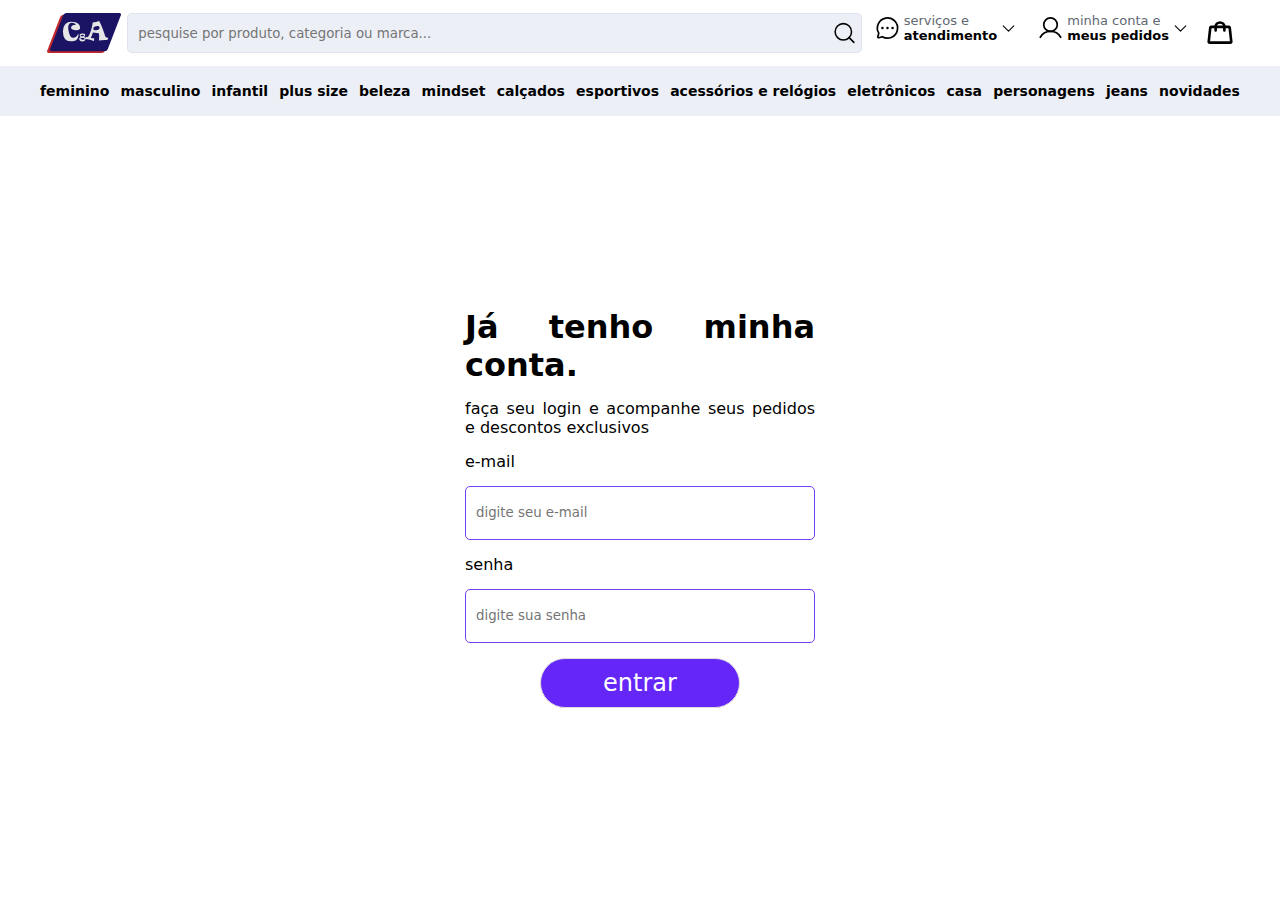
<file: login/index.html>
<!DOCTYPE html>
<html lang="pt-br">

<head>
    <meta charset="UTF-8">
    <meta http-equiv="X-UA-Compatible" content="IE=edge">
    <meta name="viewport" content="width=device-width, initial-scale=1.0">
    <link rel="stylesheet" href="./style.css">
    <link rel="stylesheet" href="../style/general.css">
    <link rel="stylesheet" href="../style/header.css">
    <link rel="stylesheet" href="../style/media.css">
    <script src="../app/app.js" defer></script>
    
    <title>C8A e-commerce</title>
</head>

<body>
    <div class="container">
        <header>
            <!-- menu superiro com search bar -->
            <div class="header-row-1">
                <section class="header-row-1-content width-content">
                    <div class="container-menu-mobile">
                        <div class="container-btn-menu">
                            <button id="btn-menu" class="btn-reset btn-menu-mobile"><img src="../assets/icon-menu.svg"
                                    alt=""></button>
                        </div>
                    </div>
                    <div class="logo">
                        <a class="logo-link" href="../index.html"><img style="height: 100%;" src="../assets/Logo.svg"
                                alt="Imagem do Logotipo C8A"></a>
                    </div>
                    <div class="search-bar">
                        <form action="search" class="search-bar-form">
                            <label for="s" class="search-bar_label">faça sua busca dentre todos nossos produtos</label>
                            <input placeholder="pesquise por produto, categoria ou marca..." type="search" id="s"
                                class="search-bar-input">
                            <button value="search" type="submit" class="search-bar-btn"><img
                                    src="../assets/magnifying-glass.svg" alt="Um ícone no formato de lupa"></button>
                        </form>
                    </div>
                    <div class="header-info-1">

                    </div>
                    <div class="header-info">
                        <div class="header-row-info">
                            <a href="#">
                                <button class="btn-info btn-reset">
                                    <div class="btn-info-content">
                                        <img src="../assets/chat-circle-dots.svg" alt="Ícone em formato de balão de pensamento">
                                        <div class="btn-info-text">
                                            <div class="btn-info-text-header">
                                                <p>serviços e</p>
                                            </div>
                                            <div class="btn-info-text-subheader">
                                                <p>atendimento</p>
                                            </div>
                                        </div>
                                        <img src="../assets/caret-down.svg" alt="Ícone em formato de seta para baixo">
                                    </div>
                                </button>
                            </a>
                        </div>
                        <div class="header-row-info">
                            <a href="./login/index.html">
                                <button class="btn-info btn-reset">
                                    <div class="btn-info-content">
                                        <img src="../assets/user.svg" alt="Ícone em formato de uma pessoa">
                                        <div class="btn-info-text">
                                            <div class="btn-info-text-header">
                                                <p>minha conta e</p>
                                            </div>
                                            <div class="btn-info-text-subheader">
                                                <p>meus pedidos</p>
                                            </div>
                                        </div>
                                        <img src="../assets/caret-down.svg" alt="Ícone em formato de seta para baixo">
                                    </div>
                                </button>
                            </a>
                        </div>
                    </div>
                    <div class="bag">
                        <a class="bag-link" href="#"><img src="../assets/handbag.svg"
                                alt="Ícone em formato de bolsa de mão"></a>
                    </div>
                </section>
            </div>
            <!-- menu inferior com lista de links -->
            <div class="header-row-2">
                <section class="width-content menu-list">
                    <div class="menu-mobile-content h-menu">
                        <div class="title-menu-mobile">
                            <button class="btn-reset btn-close-menu"><img src="../assets/icon-close-menu.svg" alt=""></button>
                        </div>
                        <ul class="menu-desktop menu">
                            <li class="row-2-list-item">
                                <a  href="#">
                                    <p>feminino</p>
                                </a>
                                <div class="width-content sublist-iten">
                                    
                                    <div class="section-submenu">
                                        <div class="sublist-container">
                                            <ul>
                                                <li class="sub-list">
                                                    <a href="#">
                                                        <p>roupas</p>
                                                    </a>
                                                </li>
                                                <li class="sub-list">
                                                    <a href="#">
                                                        <p>calçados</p>
                                                    </a>
                                                </li>
                                                <li class="sub-list">
                                                    <a href="#">
                                                        <p>acessórios</p>
                                                    </a>
                                                </li>
                                                <li class="sub-list">
                                                    <a href="#">
                                                        <p>roupa íntima</p>
                                                    </a>
                                                </li>
                                            </ul>
                                        </div>
                                    </div>
                                </div>
                            </li>
                            <li class="row-2-list-item">
                                <a href="#">
                                    <p>masculino</p>
                                </a>
                                <div class="width-content sublist-iten">
                                    <div class="section-submenu">
                                        <div class="sublist-container">
                                            <ul>
                                                <li class="sub-list">
                                                    <a href="#">
                                                        <p>roupas</p>
                                                    </a>
                                                </li>
                                                <li class="sub-list">
                                                    <a href="#">
                                                        <p>calçados</p>
                                                    </a>
                                                </li>
                                                <li class="sub-list">
                                                    <a href="#">
                                                        <p>acessórios</p>
                                                    </a>
                                                </li>
                                                <li class="sub-list">
                                                    <a href="#">
                                                        <p>roupa íntima</p>
                                                    </a>
                                                </li>
                                            </ul>
                                        </div>
                                    </div>
                                </div>
                            </li>
                            <li class="row-2-list-item">
                                <a href="#">
                                    <p>infantil</p>
                                </a>
                                <div class="width-content sublist-iten">

                                </div>
                            </li>
                            <li class="row-2-list-item">
                                <a href="#">
                                    <p>plus size</p>
                                </a>
                                <div class="width-content sublist-iten">

                                </div>
                            </li>
                            <li class="row-2-list-item">
                                <a href="#">
                                    <p>beleza</p>
                                </a>
                                <div class="width-content sublist-iten">

                                </div>
                            </li>
                            <li class="row-2-list-item">
                                <a href="#">
                                    <p>mindset</p>
                                </a>
                                <div class="width-content sublist-iten">

                                </div>
                            </li>
                            <li class="row-2-list-item">
                                <a href="#">
                                    <p>calçados</p>
                                </a>
                                <div class="width-content sublist-iten">

                                </div>
                            </li>
                            <li class="row-2-list-item">
                                <a href="#">
                                    <p>esportivos</p>
                                </a>
                                <div class="width-content sublist-iten">

                                </div>
                            </li>
                            <li class="row-2-list-item">
                                <a href="#">
                                    <p>acessórios e relógios</p>
                                </a>
                                <div class="width-content sublist-iten">

                                </div>
                            </li>
                            <li class="row-2-list-item">
                                <a href="#">
                                    <p>eletrônicos</p>
                                </a>
                                <div class="width-content sublist-iten">

                                </div>
                            </li>
                            <li class="row-2-list-item">
                                <a href="#">
                                    <p>casa</p>
                                </a>
                                <div class="width-content sublist-iten">

                                </div>
                            </li>
                            <li class="row-2-list-item">
                                <a href="#">
                                    <p>personagens</p>
                                </a>
                                <div class="width-content sublist-iten">

                                </div>
                            </li>
                            <li class="row-2-list-item">
                                <a href="#">
                                    <p>jeans</p>
                                </a>
                                <div class="width-content sublist-iten">

                                </div>
                            </li>
                            <li class="row-2-list-item">
                                <a href="#">
                                    <p>novidades</p>
                                </a>
                                <div class="width-content sublist-iten">

                                </div>
                            </li>
                        </ul>
                    </div>
                    <div class="width-content menu-mobile h-menu">
                        <div>
                            <a href="#">
                                <p>novidades</p>
                            </a>
                        </div>
                        <div>
                            <a href="#">
                                <p>feminino</p>
                            </a>
                        </div>
                        <div>
                            <a href="#">
                                <p>masculino</p>
                            </a>
                        </div>
                        <div>
                            <a href="#">
                                <p>infantil</p>
                            </a>
                        </div>
                        <div>
                            <a href="#">
                                <p>plus size</p>
                            </a>
                        </div>
                        <div>
                            <a href="#">
                                <p>calçados</p>
                            </a>
                        </div>
                        <div>
                            <a href="#">
                                <p>beleza</p>
                            </a>
                        </div>
                        <div>
                            <a href="#">
                                <p>eletrônicos</p>
                            </a>
                        </div>
                    </div>
                </section>
            </div>
        </header>
        <main>
            <div class="login-container">
                <div class="login">
                    <h1>Já tenho minha conta.</h1>
                    <p>faça seu login e acompanhe seus pedidos e descontos exclusivos</p>
                    <label for="user">e-mail</label>
                    <input type="email" required name="user" id="user" placeholder="digite seu e-mail" class="input-login">
                    <label for="pass">senha</label>
                    <input type="password" required name="password" id="pass" placeholder="digite sua senha" class="input-login">
                    <button type="submit">entrar</button>
                </div>
            </div>

        </main>
    </div>
</body>

</html>
</file>
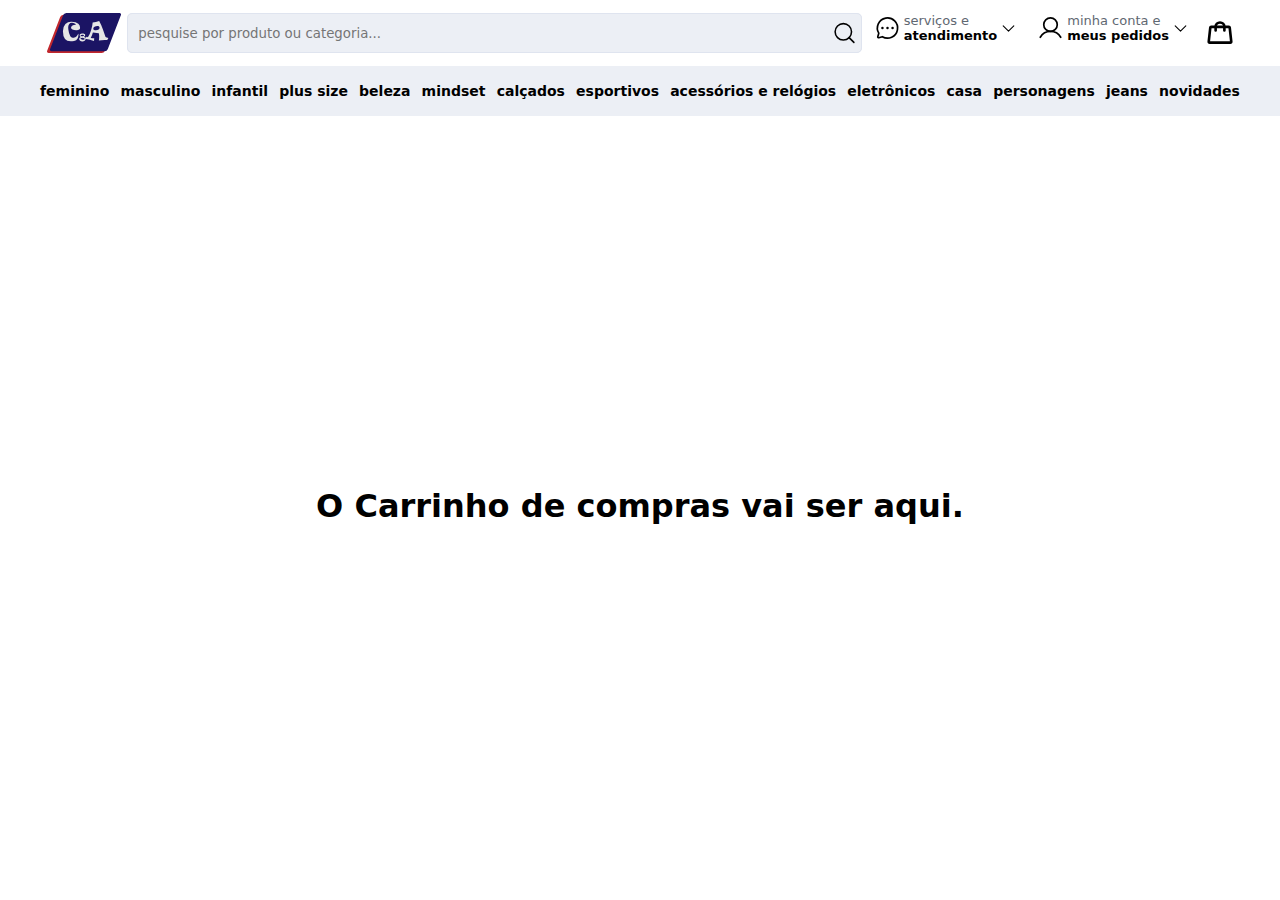
<file: src/checkout/index.html>
<!DOCTYPE html>
<html lang="pt-br">

<head>
    <meta charset="UTF-8">
    <meta http-equiv="X-UA-Compatible" content="IE=edge">
    <meta name="viewport" content="width=device-width, initial-scale=1.0">
    <link rel="stylesheet" href="./style.css">
    <link rel="stylesheet" href="../style/general.css">
    <link rel="stylesheet" href="../style/header.css">
    <link rel="stylesheet" href="../style/media.css">
    <script src="../app/app.js" defer></script>
    
    <title>C8A e-commerce</title>
</head>

<body>
    <div class="container">
        <header>
            <!-- menu superiro com search bar -->
            <div class="header-row-1">
                <section class="header-row-1-content width-content">
                    <div class="container-menu-mobile">
                        <div class="container-btn-menu">
                            <button id="btn-menu" class="btn-reset btn-menu-mobile"><img src="/src/assets/icon-menu.svg"
                                    alt=""></button>
                        </div>
                    </div>
                    <div class="logo">
                        <a class="logo-link" href="/"><img style="height: 100%;" src="/src/assets/Logo.svg"
                                alt="Imagem do Logotipo C8A"></a>
                    </div>
                    <div class="search-bar">
                        <form action="search" class="search-bar-form">
                            <label for="s" class="search-bar_label">faça sua busca dentre todos nossos produtos</label>
                            <input placeholder="pesquise por produto ou categoria..." type="search" id="s"
                                class="search-bar-input">
                            <button value="search" type="submit" class="search-bar-btn"><img
                                    src="/src/assets/magnifying-glass.svg" alt="Um ícone no formato de lupa"></button>
                        </form>
                    </div>
                    <div class="header-info-1">

                    </div>
                    <div class="header-info">
                        <div class="header-row-info">
                            <a href="#">
                                <button class="btn-info btn-reset">
                                    <div class="btn-info-content">
                                        <img src="/src/assets/chat-circle-dots.svg"
                                            alt="Ícone em formato de balão de pensamento">
                                        <div class="btn-info-text">
                                            <div class="btn-info-text-header">
                                                <p>serviços e</p>
                                            </div>
                                            <div class="btn-info-text-subheader">
                                                <p>atendimento</p>
                                            </div>
                                        </div>
                                        <img src="/src/assets/caret-down.svg" alt="Ícone em formato de seta para baixo">
                                    </div>
                                </button>
                            </a>
                        </div>
                        <div class="header-row-info">
                            <a href="/src/login/">
                                <button class="btn-info btn-reset">
                                    <div class="btn-info-content">
                                        <img src="/src/assets/user.svg" alt="Ícone em formato de uma pessoa">
                                        <div class="btn-info-text">
                                            <div class="btn-info-text-header">
                                                <p>minha conta e</p>
                                            </div>
                                            <div class="btn-info-text-subheader">
                                                <p>meus pedidos</p>
                                            </div>
                                        </div>
                                        <img src="/src/assets/caret-down.svg" alt="Ícone em formato de seta para baixo">
                                    </div>
                                </button>
                            </a>
                        </div>
                    </div>
                    <div class="bag">
                        <a class="bag-link" href="/src/checkout/"><img src="/src/assets/handbag.svg"
                                alt="Ícone em formato de bolsa de mão"></a>
                    </div>
                </section>
            </div>
            <!-- menu inferior com lista de links -->
            <div class="header-row-2">
                <section class="width-content menu-list">
                    <div class="menu-mobile-content h-menu">
                        <div class="title-menu-mobile">
                            <button class="btn-reset btn-close-menu"><img src="/src/assets/icon-close-menu.svg"
                                    alt=""></button>
                        </div>
                        <ul class="menu-desktop menu">
                            <li class="row-2-list-item">
                                <a href="/src/produtos/feminino/?genero=feminino">
                                    <p>feminino</p>
                                </a>
                                <div class="width-content sublist-iten">

                                    <div class="section-submenu">
                                        <div class="sublist-container">
                                            <ul>
                                                <li class="sub-list">
                                                    <a href="#">
                                                        <p>roupas</p>
                                                    </a>
                                                </li>
                                                <li class="sub-list">
                                                    <a href="#">
                                                        <p>calçados</p>
                                                    </a>
                                                </li>
                                                <li class="sub-list">
                                                    <a href="#">
                                                        <p>acessórios</p>
                                                    </a>
                                                </li>
                                                <li class="sub-list">
                                                    <a href="#">
                                                        <p>roupa íntima</p>
                                                    </a>
                                                </li>
                                            </ul>
                                        </div>
                                    </div>
                                </div>
                            </li>
                            <li class="row-2-list-item">
                                <a href="/src/produtos/masculino/?genero=masculino">
                                    <p>masculino</p>
                                </a>
                                <div class="width-content sublist-iten">
                                    <div class="section-submenu">
                                        <div class="sublist-container">
                                            <ul>
                                                <li class="sub-list">
                                                    <a href="#">
                                                        <p>roupas</p>
                                                    </a>
                                                </li>
                                                <li class="sub-list">
                                                    <a href="#">
                                                        <p>calçados</p>
                                                    </a>
                                                </li>
                                                <li class="sub-list">
                                                    <a href="#">
                                                        <p>acessórios</p>
                                                    </a>
                                                </li>
                                                <li class="sub-list">
                                                    <a href="#">
                                                        <p>roupa íntima</p>
                                                    </a>
                                                </li>
                                            </ul>
                                        </div>
                                    </div>
                                </div>
                            </li>
                            <li class="row-2-list-item">
                                <a href="/src/produtos/infantil/?genero=Infantil">
                                    <p>infantil</p>
                                </a>
                                <div class="width-content sublist-iten">

                                </div>
                            </li>
                            <li class="row-2-list-item">
                                <a href="#">
                                    <p>plus size</p>
                                </a>
                                <div class="width-content sublist-iten">

                                </div>
                            </li>
                            <li class="row-2-list-item">
                                <a href="#">
                                    <p>beleza</p>
                                </a>
                                <div class="width-content sublist-iten">

                                </div>
                            </li>
                            <li class="row-2-list-item">
                                <a href="#">
                                    <p>mindset</p>
                                </a>
                                <div class="width-content sublist-iten">

                                </div>
                            </li>
                            <li class="row-2-list-item">
                                <a href="#">
                                    <p>calçados</p>
                                </a>
                                <div class="width-content sublist-iten">

                                </div>
                            </li>
                            <li class="row-2-list-item">
                                <a href="#">
                                    <p>esportivos</p>
                                </a>
                                <div class="width-content sublist-iten">

                                </div>
                            </li>
                            <li class="row-2-list-item">
                                <a href="#">
                                    <p>acessórios e relógios</p>
                                </a>
                                <div class="width-content sublist-iten">

                                </div>
                            </li>
                            <li class="row-2-list-item">
                                <a href="#">
                                    <p>eletrônicos</p>
                                </a>
                                <div class="width-content sublist-iten">

                                </div>
                            </li>
                            <li class="row-2-list-item">
                                <a href="#">
                                    <p>casa</p>
                                </a>
                                <div class="width-content sublist-iten">

                                </div>
                            </li>
                            <li class="row-2-list-item">
                                <a href="#">
                                    <p>personagens</p>
                                </a>
                                <div class="width-content sublist-iten">

                                </div>
                            </li>
                            <li class="row-2-list-item">
                                <a href="#">
                                    <p>jeans</p>
                                </a>
                                <div class="width-content sublist-iten">

                                </div>
                            </li>
                            <li class="row-2-list-item">
                                <a href="#">
                                    <p>novidades</p>
                                </a>
                                <div class="width-content sublist-iten">

                                </div>
                            </li>
                        </ul>
                    </div>
                    <div class="width-content menu-mobile h-menu">
                        <div>
                            <a href="#">
                                <p>novidades</p>
                            </a>
                        </div>
                        <div>
                            <a href="/src/produtos/feminino/?genero=feminino">
                                <p>feminino</p>
                            </a>
                        </div>
                        <div>
                            <a href="/src/produtos/masculino/?genero=masculino">
                                <p>masculino</p>
                            </a>
                        </div>
                        <div>
                            <a href="/src/produtos/infantil/?genero=Infantil">
                                <p>infantil</p>
                            </a>
                        </div>
                        <div>
                            <a href="#">
                                <p>plus size</p>
                            </a>
                        </div>
                        <div>
                            <a href="#">
                                <p>calçados</p>
                            </a>
                        </div>
                        <div>
                            <a href="#">
                                <p>beleza</p>
                            </a>
                        </div>
                        <div>
                            <a href="#">
                                <p>eletrônicos</p>
                            </a>
                        </div>
                    </div>
                </section>
            </div>
        </header>
        <main>
            <h1>O Carrinho de compras vai ser aqui.</h1>

        </main>
    </div>
</body>

</html>
</file>
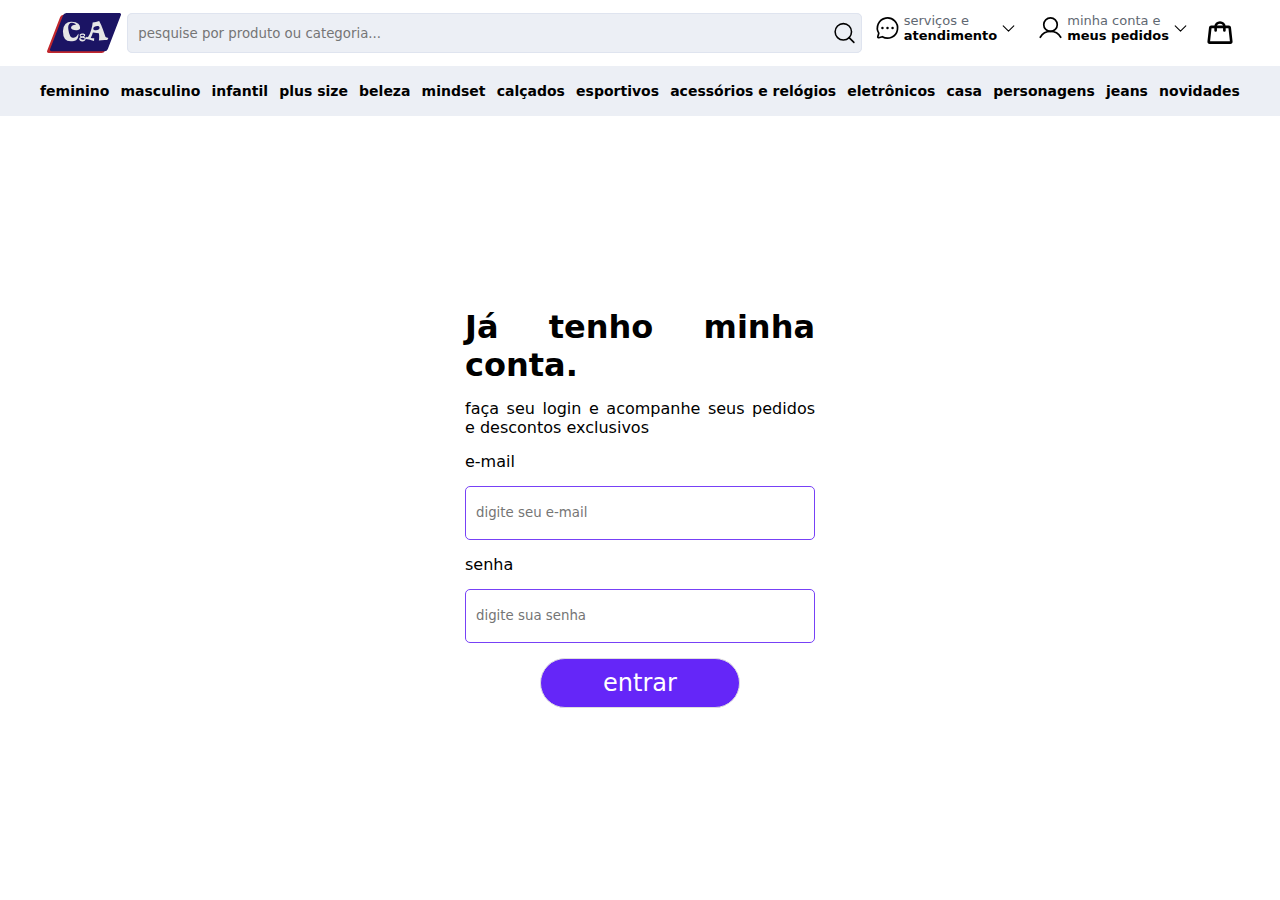
<file: src/login/index.html>
<!DOCTYPE html>
<html lang="pt-br">

<head>
    <meta charset="UTF-8">
    <meta http-equiv="X-UA-Compatible" content="IE=edge">
    <meta name="viewport" content="width=device-width, initial-scale=1.0">
    <link rel="stylesheet" href="./style.css">
    <link rel="stylesheet" href="/src/style/general.css">
    <link rel="stylesheet" href="/src/style/header.css">
    <link rel="stylesheet" href="/src/style/media.css">
    <script src="/src/app/app.js" defer></script>

    <title>C8A e-commerce</title>
</head>

<body>
    <div class="container">
        <header>
            <!-- menu superiro com search bar -->
            <div class="header-row-1">
                <section class="header-row-1-content width-content">
                    <div class="container-menu-mobile">
                        <div class="container-btn-menu">
                            <button id="btn-menu" class="btn-reset btn-menu-mobile"><img src="/src/assets/icon-menu.svg"
                                    alt=""></button>
                        </div>
                    </div>
                    <div class="logo">
                        <a class="logo-link" href="/"><img style="height: 100%;" src="/src/assets/Logo.svg"
                                alt="Imagem do Logotipo C8A"></a>
                    </div>
                    <div class="search-bar">
                        <form action="search" class="search-bar-form">
                            <label for="s" class="search-bar_label">faça sua busca dentre todos nossos produtos</label>
                            <input placeholder="pesquise por produto ou categoria..." type="search" id="s"
                                class="search-bar-input">
                            <button value="search" type="submit" class="search-bar-btn"><img
                                    src="/src/assets/magnifying-glass.svg" alt="Um ícone no formato de lupa"></button>
                        </form>
                    </div>
                    <div class="header-info-1">

                    </div>
                    <div class="header-info">
                        <div class="header-row-info">
                            <a href="#">
                                <button class="btn-info btn-reset">
                                    <div class="btn-info-content">
                                        <img src="/src/assets/chat-circle-dots.svg"
                                            alt="Ícone em formato de balão de pensamento">
                                        <div class="btn-info-text">
                                            <div class="btn-info-text-header">
                                                <p>serviços e</p>
                                            </div>
                                            <div class="btn-info-text-subheader">
                                                <p>atendimento</p>
                                            </div>
                                        </div>
                                        <img src="/src/assets/caret-down.svg" alt="Ícone em formato de seta para baixo">
                                    </div>
                                </button>
                            </a>
                        </div>
                        <div class="header-row-info">
                            <a href="/src/login/">
                                <button class="btn-info btn-reset">
                                    <div class="btn-info-content">
                                        <img src="/src/assets/user.svg" alt="Ícone em formato de uma pessoa">
                                        <div class="btn-info-text">
                                            <div class="btn-info-text-header">
                                                <p>minha conta e</p>
                                            </div>
                                            <div class="btn-info-text-subheader">
                                                <p>meus pedidos</p>
                                            </div>
                                        </div>
                                        <img src="/src/assets/caret-down.svg" alt="Ícone em formato de seta para baixo">
                                    </div>
                                </button>
                            </a>
                        </div>
                    </div>
                    <div class="bag">
                        <a class="bag-link" href="/src/checkout/"><img src="/src/assets/handbag.svg"
                                alt="Ícone em formato de bolsa de mão"></a>
                    </div>
                </section>
            </div>
            <!-- menu inferior com lista de links -->
            <div class="header-row-2">
                <section class="width-content menu-list">
                    <div class="menu-mobile-content h-menu">
                        <div class="title-menu-mobile">
                            <button class="btn-reset btn-close-menu"><img src="/src/assets/icon-close-menu.svg"
                                    alt=""></button>
                        </div>
                        <ul class="menu-desktop menu">
                            <li class="row-2-list-item">
                                <a href="/src/produtos/feminino/?genero=feminino">
                                    <p>feminino</p>
                                </a>
                                <div class="width-content sublist-iten">

                                    <div class="section-submenu">
                                        <div class="sublist-container">
                                            <ul>
                                                <li class="sub-list">
                                                    <a href="#">
                                                        <p>roupas</p>
                                                    </a>
                                                </li>
                                                <li class="sub-list">
                                                    <a href="#">
                                                        <p>calçados</p>
                                                    </a>
                                                </li>
                                                <li class="sub-list">
                                                    <a href="#">
                                                        <p>acessórios</p>
                                                    </a>
                                                </li>
                                                <li class="sub-list">
                                                    <a href="#">
                                                        <p>roupa íntima</p>
                                                    </a>
                                                </li>
                                            </ul>
                                        </div>
                                    </div>
                                </div>
                            </li>
                            <li class="row-2-list-item">
                                <a href="/src/produtos/masculino/?genero=masculino">
                                    <p>masculino</p>
                                </a>
                                <div class="width-content sublist-iten">
                                    <div class="section-submenu">
                                        <div class="sublist-container">
                                            <ul>
                                                <li class="sub-list">
                                                    <a href="#">
                                                        <p>roupas</p>
                                                    </a>
                                                </li>
                                                <li class="sub-list">
                                                    <a href="#">
                                                        <p>calçados</p>
                                                    </a>
                                                </li>
                                                <li class="sub-list">
                                                    <a href="#">
                                                        <p>acessórios</p>
                                                    </a>
                                                </li>
                                                <li class="sub-list">
                                                    <a href="#">
                                                        <p>roupa íntima</p>
                                                    </a>
                                                </li>
                                            </ul>
                                        </div>
                                    </div>
                                </div>
                            </li>
                            <li class="row-2-list-item">
                                <a href="/src/produtos/infantil/?genero=Infantil">
                                    <p>infantil</p>
                                </a>
                                <div class="width-content sublist-iten">

                                </div>
                            </li>
                            <li class="row-2-list-item">
                                <a href="#">
                                    <p>plus size</p>
                                </a>
                                <div class="width-content sublist-iten">

                                </div>
                            </li>
                            <li class="row-2-list-item">
                                <a href="#">
                                    <p>beleza</p>
                                </a>
                                <div class="width-content sublist-iten">

                                </div>
                            </li>
                            <li class="row-2-list-item">
                                <a href="#">
                                    <p>mindset</p>
                                </a>
                                <div class="width-content sublist-iten">

                                </div>
                            </li>
                            <li class="row-2-list-item">
                                <a href="#">
                                    <p>calçados</p>
                                </a>
                                <div class="width-content sublist-iten">

                                </div>
                            </li>
                            <li class="row-2-list-item">
                                <a href="#">
                                    <p>esportivos</p>
                                </a>
                                <div class="width-content sublist-iten">

                                </div>
                            </li>
                            <li class="row-2-list-item">
                                <a href="#">
                                    <p>acessórios e relógios</p>
                                </a>
                                <div class="width-content sublist-iten">

                                </div>
                            </li>
                            <li class="row-2-list-item">
                                <a href="#">
                                    <p>eletrônicos</p>
                                </a>
                                <div class="width-content sublist-iten">

                                </div>
                            </li>
                            <li class="row-2-list-item">
                                <a href="#">
                                    <p>casa</p>
                                </a>
                                <div class="width-content sublist-iten">

                                </div>
                            </li>
                            <li class="row-2-list-item">
                                <a href="#">
                                    <p>personagens</p>
                                </a>
                                <div class="width-content sublist-iten">

                                </div>
                            </li>
                            <li class="row-2-list-item">
                                <a href="#">
                                    <p>jeans</p>
                                </a>
                                <div class="width-content sublist-iten">

                                </div>
                            </li>
                            <li class="row-2-list-item">
                                <a href="#">
                                    <p>novidades</p>
                                </a>
                                <div class="width-content sublist-iten">

                                </div>
                            </li>
                        </ul>
                    </div>
                    <div class="width-content menu-mobile h-menu">
                        <div>
                            <a href="#">
                                <p>novidades</p>
                            </a>
                        </div>
                        <div>
                            <a href="/src/produtos/feminino/?genero=feminino">
                                <p>feminino</p>
                            </a>
                        </div>
                        <div>
                            <a href="/src/produtos/masculino/?genero=masculino">
                                <p>masculino</p>
                            </a>
                        </div>
                        <div>
                            <a href="/src/produtos/infantil/?genero=Infantil">
                                <p>infantil</p>
                            </a>
                        </div>
                        <div>
                            <a href="#">
                                <p>plus size</p>
                            </a>
                        </div>
                        <div>
                            <a href="#">
                                <p>calçados</p>
                            </a>
                        </div>
                        <div>
                            <a href="#">
                                <p>beleza</p>
                            </a>
                        </div>
                        <div>
                            <a href="#">
                                <p>eletrônicos</p>
                            </a>
                        </div>
                    </div>
                </section>
            </div>
        </header>
        <main>
            <div class="login-container">
                <div class="login">
                    <h1>Já tenho minha conta.</h1>
                    <p>faça seu login e acompanhe seus pedidos e descontos exclusivos</p>
                    <label for="user">e-mail</label>
                    <input type="email" required name="user" id="user" placeholder="digite seu e-mail"
                        class="input-login">
                    <label for="pass">senha</label>
                    <input type="password" required name="password" id="pass" placeholder="digite sua senha"
                        class="input-login">
                    <button type="submit">entrar</button>
                </div>
            </div>
        </main>
    </div>
</body>

</html>
</file>
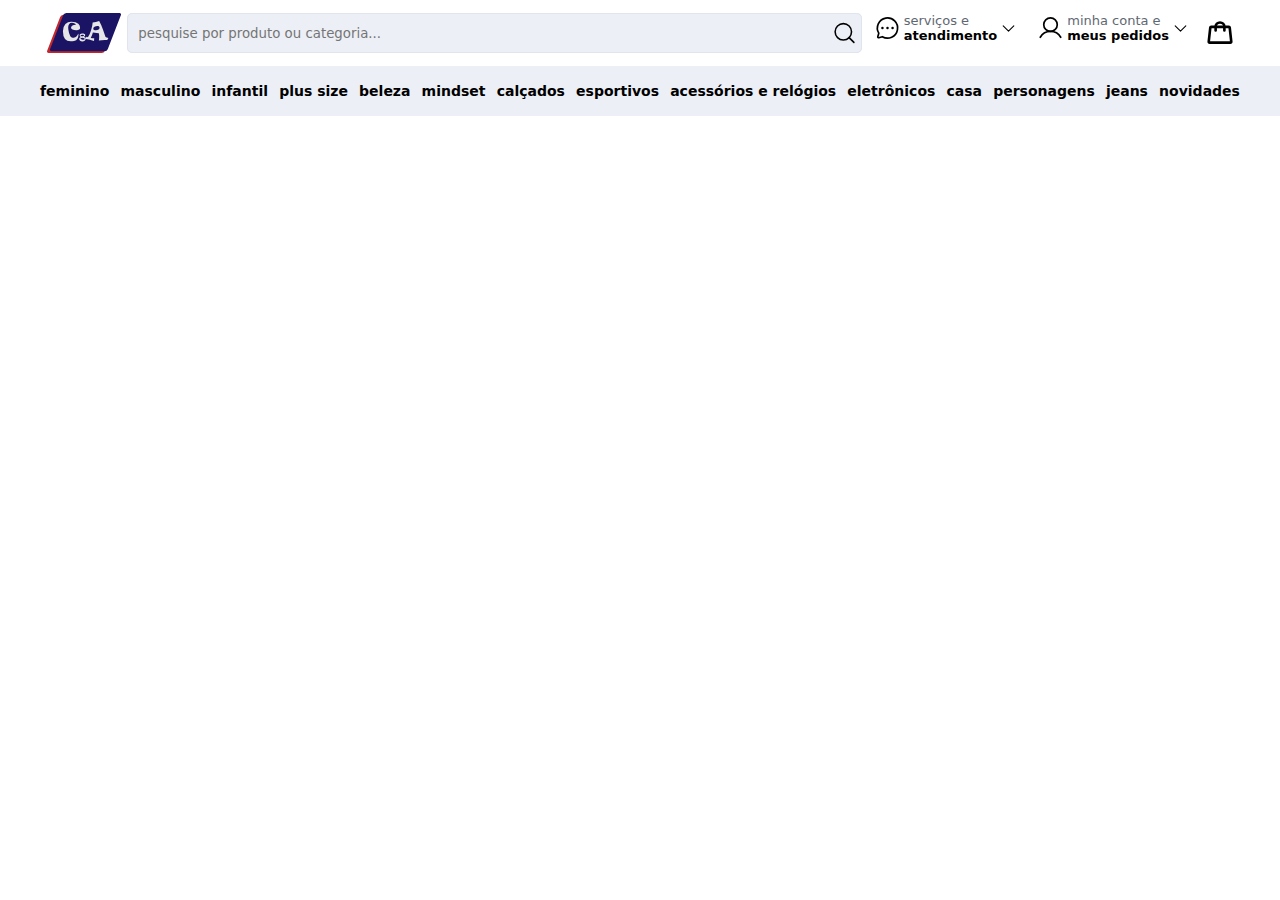
<file: src/produto/index.html>
<!DOCTYPE html>
<html lang="pt-br">

<head>
    <meta charset="UTF-8">
    <meta http-equiv="X-UA-Compatible" content="IE=edge">
    <meta name="viewport" content="width=device-width, initial-scale=1.0">
    <link rel="stylesheet" href="./style.css">
    <link rel="stylesheet" href="/src/style/general.css">
    <link rel="stylesheet" href="/src/style/header.css">
    <link rel="stylesheet" href="/src/style/media.css">
    <script src="/src/app/app.js" defer></script>
    <script src="/src/api.js" defer></script>

    <title>C8A e-commerce</title>
</head>

<body onload="getProdutoPorTipo('..')">
    <div class="container">
        <header>
            <!-- menu superiro com search bar -->
            <div class="header-row-1">
                <section class="header-row-1-content width-content">
                    <div class="container-menu-mobile">
                        <div class="container-btn-menu">
                            <button id="btn-menu" class="btn-reset btn-menu-mobile"><img src="/src/assets/icon-menu.svg"
                                    alt=""></button>
                        </div>
                    </div>
                    <div class="logo">
                        <a class="logo-link" href="/"><img style="height: 100%;" src="/src/assets/Logo.svg"
                                alt="Imagem do Logotipo C8A"></a>
                    </div>
                    <div class="search-bar">
                        <form action="search" class="search-bar-form">
                            <label for="s" class="search-bar_label">faça sua busca dentre todos nossos produtos</label>
                            <input placeholder="pesquise por produto ou categoria..." type="search" id="s"
                                class="search-bar-input">
                            <button value="search" type="submit" class="search-bar-btn"><img
                                    src="/src/assets/magnifying-glass.svg" alt="Um ícone no formato de lupa"></button>
                        </form>
                    </div>
                    <div class="header-info-1">

                    </div>
                    <div class="header-info">
                        <div class="header-row-info">
                            <a href="#">
                                <button class="btn-info btn-reset">
                                    <div class="btn-info-content">
                                        <img src="/src/assets/chat-circle-dots.svg"
                                            alt="Ícone em formato de balão de pensamento">
                                        <div class="btn-info-text">
                                            <div class="btn-info-text-header">
                                                <p>serviços e</p>
                                            </div>
                                            <div class="btn-info-text-subheader">
                                                <p>atendimento</p>
                                            </div>
                                        </div>
                                        <img src="/src/assets/caret-down.svg" alt="Ícone em formato de seta para baixo">
                                    </div>
                                </button>
                            </a>
                        </div>
                        <div class="header-row-info">
                            <a href="/src/login/">
                                <button class="btn-info btn-reset">
                                    <div class="btn-info-content">
                                        <img src="/src/assets/user.svg" alt="Ícone em formato de uma pessoa">
                                        <div class="btn-info-text">
                                            <div class="btn-info-text-header">
                                                <p>minha conta e</p>
                                            </div>
                                            <div class="btn-info-text-subheader">
                                                <p>meus pedidos</p>
                                            </div>
                                        </div>
                                        <img src="/src/assets/caret-down.svg" alt="Ícone em formato de seta para baixo">
                                    </div>
                                </button>
                            </a>
                        </div>
                    </div>
                    <div class="bag">
                        <a class="bag-link" href="/src/checkout/"><img src="/src/assets/handbag.svg"
                                alt="Ícone em formato de bolsa de mão"></a>
                    </div>
                </section>
            </div>
            <!-- menu inferior com lista de links -->
            <div class="header-row-2">
                <section class="width-content menu-list">
                    <div class="menu-mobile-content h-menu">
                        <div class="title-menu-mobile">
                            <button class="btn-reset btn-close-menu"><img src="/src/assets/icon-close-menu.svg"
                                    alt=""></button>
                        </div>
                        <ul class="menu-desktop menu">
                            <li class="row-2-list-item">
                                <a href="/src/produtos/feminino/?genero=feminino">
                                    <p>feminino</p>
                                </a>
                                <div class="width-content sublist-iten">

                                    <div class="section-submenu">
                                        <div class="sublist-container">
                                            <ul>
                                                <li class="sub-list">
                                                    <a href="#">
                                                        <p>roupas</p>
                                                    </a>
                                                </li>
                                                <li class="sub-list">
                                                    <a href="#">
                                                        <p>calçados</p>
                                                    </a>
                                                </li>
                                                <li class="sub-list">
                                                    <a href="#">
                                                        <p>acessórios</p>
                                                    </a>
                                                </li>
                                                <li class="sub-list">
                                                    <a href="#">
                                                        <p>roupa íntima</p>
                                                    </a>
                                                </li>
                                            </ul>
                                        </div>
                                    </div>
                                </div>
                            </li>
                            <li class="row-2-list-item">
                                <a href="/src/produtos/masculino/?genero=masculino">
                                    <p>masculino</p>
                                </a>
                                <div class="width-content sublist-iten">
                                    <div class="section-submenu">
                                        <div class="sublist-container">
                                            <ul>
                                                <li class="sub-list">
                                                    <a href="#">
                                                        <p>roupas</p>
                                                    </a>
                                                </li>
                                                <li class="sub-list">
                                                    <a href="#">
                                                        <p>calçados</p>
                                                    </a>
                                                </li>
                                                <li class="sub-list">
                                                    <a href="#">
                                                        <p>acessórios</p>
                                                    </a>
                                                </li>
                                                <li class="sub-list">
                                                    <a href="#">
                                                        <p>roupa íntima</p>
                                                    </a>
                                                </li>
                                            </ul>
                                        </div>
                                    </div>
                                </div>
                            </li>
                            <li class="row-2-list-item">
                                <a href="/src/produtos/infantil/?genero=Infantil">
                                    <p>infantil</p>
                                </a>
                                <div class="width-content sublist-iten">

                                </div>
                            </li>
                            <li class="row-2-list-item">
                                <a href="#">
                                    <p>plus size</p>
                                </a>
                                <div class="width-content sublist-iten">

                                </div>
                            </li>
                            <li class="row-2-list-item">
                                <a href="#">
                                    <p>beleza</p>
                                </a>
                                <div class="width-content sublist-iten">

                                </div>
                            </li>
                            <li class="row-2-list-item">
                                <a href="#">
                                    <p>mindset</p>
                                </a>
                                <div class="width-content sublist-iten">

                                </div>
                            </li>
                            <li class="row-2-list-item">
                                <a href="#">
                                    <p>calçados</p>
                                </a>
                                <div class="width-content sublist-iten">

                                </div>
                            </li>
                            <li class="row-2-list-item">
                                <a href="#">
                                    <p>esportivos</p>
                                </a>
                                <div class="width-content sublist-iten">

                                </div>
                            </li>
                            <li class="row-2-list-item">
                                <a href="#">
                                    <p>acessórios e relógios</p>
                                </a>
                                <div class="width-content sublist-iten">

                                </div>
                            </li>
                            <li class="row-2-list-item">
                                <a href="#">
                                    <p>eletrônicos</p>
                                </a>
                                <div class="width-content sublist-iten">

                                </div>
                            </li>
                            <li class="row-2-list-item">
                                <a href="#">
                                    <p>casa</p>
                                </a>
                                <div class="width-content sublist-iten">

                                </div>
                            </li>
                            <li class="row-2-list-item">
                                <a href="#">
                                    <p>personagens</p>
                                </a>
                                <div class="width-content sublist-iten">

                                </div>
                            </li>
                            <li class="row-2-list-item">
                                <a href="#">
                                    <p>jeans</p>
                                </a>
                                <div class="width-content sublist-iten">

                                </div>
                            </li>
                            <li class="row-2-list-item">
                                <a href="#">
                                    <p>novidades</p>
                                </a>
                                <div class="width-content sublist-iten">

                                </div>
                            </li>
                        </ul>
                    </div>
                    <div class="width-content menu-mobile h-menu">
                        <div>
                            <a href="#">
                                <p>novidades</p>
                            </a>
                        </div>
                        <div>
                            <a href="/src/produtos/feminino/?genero=feminino">
                                <p>feminino</p>
                            </a>
                        </div>
                        <div>
                            <a href="/src/produtos/masculino/?genero=masculino">
                                <p>masculino</p>
                            </a>
                        </div>
                        <div>
                            <a href="/src/produtos/infantil/?genero=Infantil">
                                <p>infantil</p>
                            </a>
                        </div>
                        <div>
                            <a href="#">
                                <p>plus size</p>
                            </a>
                        </div>
                        <div>
                            <a href="#">
                                <p>calçados</p>
                            </a>
                        </div>
                        <div>
                            <a href="#">
                                <p>beleza</p>
                            </a>
                        </div>
                        <div>
                            <a href="#">
                                <p>eletrônicos</p>
                            </a>
                        </div>
                    </div>
                </section>
            </div>
        </header>
        <main id="main-product">
            
            
        </main>
    </div>
</body>

</html>
</file>
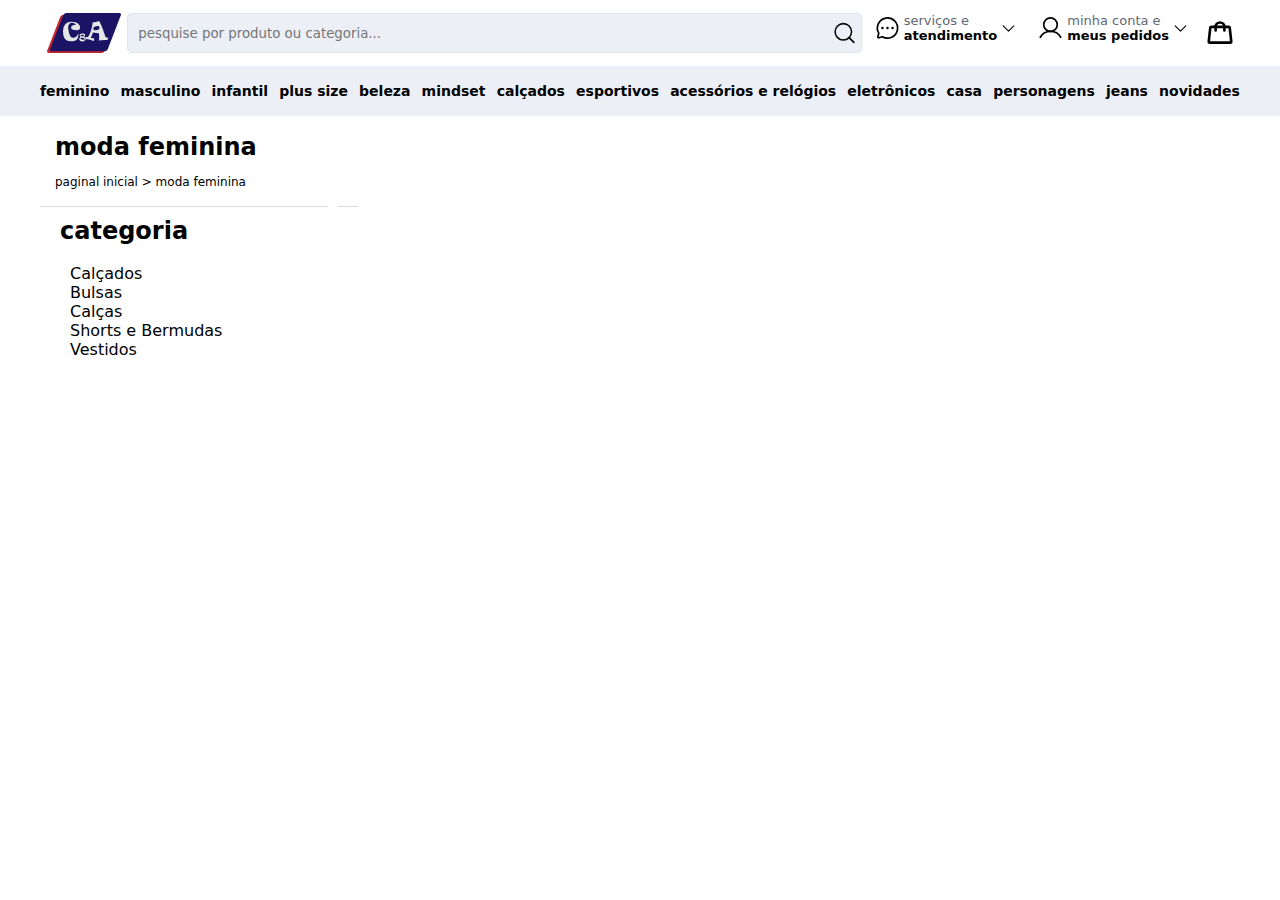
<file: src/produtos/feminino/index.html>
<!DOCTYPE html>
<html lang="pt-br">

<head>
    <meta charset="UTF-8">
    <meta http-equiv="X-UA-Compatible" content="IE=edge">
    <meta name="viewport" content="width=device-width, initial-scale=1.0">
    <link rel="stylesheet" href="/src/produtos/feminino/style.css">
    <link rel="stylesheet" href="/src/style/general.css">
    <link rel="stylesheet" href="/src/style/header.css">
    <link rel="stylesheet" href="/src/style/media.css">
    <script src="/src/app/app.js" defer></script>
    <script src="/src/api.js" defer></script>

    <title>C8A e-commerce</title>
</head>

<body onload="getProdutoPorTipo()">
    <div class="container">
        <header>
            <!-- menu superiro com search bar -->
            <div class="header-row-1">
                <section class="header-row-1-content width-content">
                    <div class="container-menu-mobile">
                        <div class="container-btn-menu">
                            <button id="btn-menu" class="btn-reset btn-menu-mobile"><img src="/src/assets/icon-menu.svg"
                                    alt=""></button>
                        </div>
                    </div>
                    <div class="logo">
                        <a class="logo-link" href="/"><img style="height: 100%;" src="/src/assets/Logo.svg"
                                alt="Imagem do Logotipo C8A"></a>
                    </div>
                    <div class="search-bar">
                        <form action="search" class="search-bar-form">
                            <label for="s" class="search-bar_label">faça sua busca dentre todos nossos produtos</label>
                            <input placeholder="pesquise por produto ou categoria..." type="search" id="s"
                                class="search-bar-input">
                            <button value="search" type="submit" class="search-bar-btn"><img
                                    src="/src/assets/magnifying-glass.svg" alt="Um ícone no formato de lupa"></button>
                        </form>
                    </div>
                    <div class="header-info-1">

                    </div>
                    <div class="header-info">
                        <div class="header-row-info">
                            <a href="#">
                                <button class="btn-info btn-reset">
                                    <div class="btn-info-content">
                                        <img src="/src/assets/chat-circle-dots.svg"
                                            alt="Ícone em formato de balão de pensamento">
                                        <div class="btn-info-text">
                                            <div class="btn-info-text-header">
                                                <p>serviços e</p>
                                            </div>
                                            <div class="btn-info-text-subheader">
                                                <p>atendimento</p>
                                            </div>
                                        </div>
                                        <img src="/src/assets/caret-down.svg" alt="Ícone em formato de seta para baixo">
                                    </div>
                                </button>
                            </a>
                        </div>
                        <div class="header-row-info">
                            <a href="/src/login/">
                                <button class="btn-info btn-reset">
                                    <div class="btn-info-content">
                                        <img src="/src/assets/user.svg" alt="Ícone em formato de uma pessoa">
                                        <div class="btn-info-text">
                                            <div class="btn-info-text-header">
                                                <p>minha conta e</p>
                                            </div>
                                            <div class="btn-info-text-subheader">
                                                <p>meus pedidos</p>
                                            </div>
                                        </div>
                                        <img src="/src/assets/caret-down.svg" alt="Ícone em formato de seta para baixo">
                                    </div>
                                </button>
                            </a>
                        </div>
                    </div>
                    <div class="bag">
                        <a class="bag-link" href="/src/checkout/"><img src="/src/assets/handbag.svg"
                                alt="Ícone em formato de bolsa de mão"></a>
                    </div>
                </section>
            </div>
            <!-- menu inferior com lista de links -->
            <div class="header-row-2">
                <section class="width-content menu-list">
                    <div class="menu-mobile-content h-menu">
                        <div class="title-menu-mobile">
                            <button class="btn-reset btn-close-menu"><img src="/src/assets/icon-close-menu.svg"
                                    alt=""></button>
                        </div>
                        <ul class="menu-desktop menu">
                            <li class="row-2-list-item">
                                <a href="/src/produtos/feminino/?genero=feminino">
                                    <p>feminino</p>
                                </a>
                                <div class="width-content sublist-iten">

                                    <div class="section-submenu">
                                        <div class="sublist-container">
                                            <ul>
                                                <li class="sub-list">
                                                    <a href="#">
                                                        <p>roupas</p>
                                                    </a>
                                                </li>
                                                <li class="sub-list">
                                                    <a href="#">
                                                        <p>calçados</p>
                                                    </a>
                                                </li>
                                                <li class="sub-list">
                                                    <a href="#">
                                                        <p>acessórios</p>
                                                    </a>
                                                </li>
                                                <li class="sub-list">
                                                    <a href="#">
                                                        <p>roupa íntima</p>
                                                    </a>
                                                </li>
                                            </ul>
                                        </div>
                                    </div>
                                </div>
                            </li>
                            <li class="row-2-list-item">
                                <a href="/src/produtos/masculino/?genero=masculino">
                                    <p>masculino</p>
                                </a>
                                <div class="width-content sublist-iten">
                                    <div class="section-submenu">
                                        <div class="sublist-container">
                                            <ul>
                                                <li class="sub-list">
                                                    <a href="#">
                                                        <p>roupas</p>
                                                    </a>
                                                </li>
                                                <li class="sub-list">
                                                    <a href="#">
                                                        <p>calçados</p>
                                                    </a>
                                                </li>
                                                <li class="sub-list">
                                                    <a href="#">
                                                        <p>acessórios</p>
                                                    </a>
                                                </li>
                                                <li class="sub-list">
                                                    <a href="#">
                                                        <p>roupa íntima</p>
                                                    </a>
                                                </li>
                                            </ul>
                                        </div>
                                    </div>
                                </div>
                            </li>
                            <li class="row-2-list-item">
                                <a href="/src/produtos/infantil/?genero=Infantil">
                                    <p>infantil</p>
                                </a>
                                <div class="width-content sublist-iten">

                                </div>
                            </li>
                            <li class="row-2-list-item">
                                <a href="#">
                                    <p>plus size</p>
                                </a>
                                <div class="width-content sublist-iten">

                                </div>
                            </li>
                            <li class="row-2-list-item">
                                <a href="#">
                                    <p>beleza</p>
                                </a>
                                <div class="width-content sublist-iten">

                                </div>
                            </li>
                            <li class="row-2-list-item">
                                <a href="#">
                                    <p>mindset</p>
                                </a>
                                <div class="width-content sublist-iten">

                                </div>
                            </li>
                            <li class="row-2-list-item">
                                <a href="#">
                                    <p>calçados</p>
                                </a>
                                <div class="width-content sublist-iten">

                                </div>
                            </li>
                            <li class="row-2-list-item">
                                <a href="#">
                                    <p>esportivos</p>
                                </a>
                                <div class="width-content sublist-iten">

                                </div>
                            </li>
                            <li class="row-2-list-item">
                                <a href="#">
                                    <p>acessórios e relógios</p>
                                </a>
                                <div class="width-content sublist-iten">

                                </div>
                            </li>
                            <li class="row-2-list-item">
                                <a href="#">
                                    <p>eletrônicos</p>
                                </a>
                                <div class="width-content sublist-iten">

                                </div>
                            </li>
                            <li class="row-2-list-item">
                                <a href="#">
                                    <p>casa</p>
                                </a>
                                <div class="width-content sublist-iten">

                                </div>
                            </li>
                            <li class="row-2-list-item">
                                <a href="#">
                                    <p>personagens</p>
                                </a>
                                <div class="width-content sublist-iten">

                                </div>
                            </li>
                            <li class="row-2-list-item">
                                <a href="#">
                                    <p>jeans</p>
                                </a>
                                <div class="width-content sublist-iten">

                                </div>
                            </li>
                            <li class="row-2-list-item">
                                <a href="#">
                                    <p>novidades</p>
                                </a>
                                <div class="width-content sublist-iten">

                                </div>
                            </li>
                        </ul>
                    </div>
                    <div class="width-content menu-mobile h-menu">
                        <div>
                            <a href="#">
                                <p>novidades</p>
                            </a>
                        </div>
                        <div>
                            <a href="/src/produtos/feminino/?genero=feminino">
                                <p>feminino</p>
                            </a>
                        </div>
                        <div>
                            <a href="/src/produtos/masculino/?genero=masculino">
                                <p>masculino</p>
                            </a>
                        </div>
                        <div>
                            <a href="/src/produtos/infantil/?genero=Infantil">
                                <p>infantil</p>
                            </a>
                        </div>
                        <div>
                            <a href="#">
                                <p>plus size</p>
                            </a>
                        </div>
                        <div>
                            <a href="#">
                                <p>calçados</p>
                            </a>
                        </div>
                        <div>
                            <a href="#">
                                <p>beleza</p>
                            </a>
                        </div>
                        <div>
                            <a href="#">
                                <p>eletrônicos</p>
                            </a>
                        </div>
                    </div>
                </section>
            </div>
        </header>
        <main>
            <div class="products-container width-content">

                <div class="path-view">
                    <h1>moda feminina</h1>
                    <br>
                    <p><a href="/">paginal inicial</a> > moda feminina</p>
                </div>
                <div class="products-main">
                    <div class="products-details">
                        <h2>categoria</h2>
                        <br>
                        <ul>
                            <li><a href="/src/produtos/feminino/?genero=feminino"></a>
                                <ul>
                                    <li><a href="/src/produtos/feminino/?categoria=calçados">Calçados</a></li>
                                    <li><a href="/src/produtos/feminino/?categoria=blusas">Bulsas</a></li>
                                    <li><a href="/src/produtos/feminino/?categoria=calça">Calças</a></li>
                                    <li><a href="/src/produtos/feminino/?categoria=shortsebermudas">Shorts e Bermudas</a></li>
                                    <li><a href="/src/produtos/feminino/?categoria=vestidos">Vestidos</a></li>
                                    <li></li>
                                    <li></li>
                                </ul>
                            </li>
                        </ul>
                    </div>
                    <div id="products-grid">
                        
                    </div>
                </div>
            </div>
        </main>
    </div>
</body>

</html>
</file>
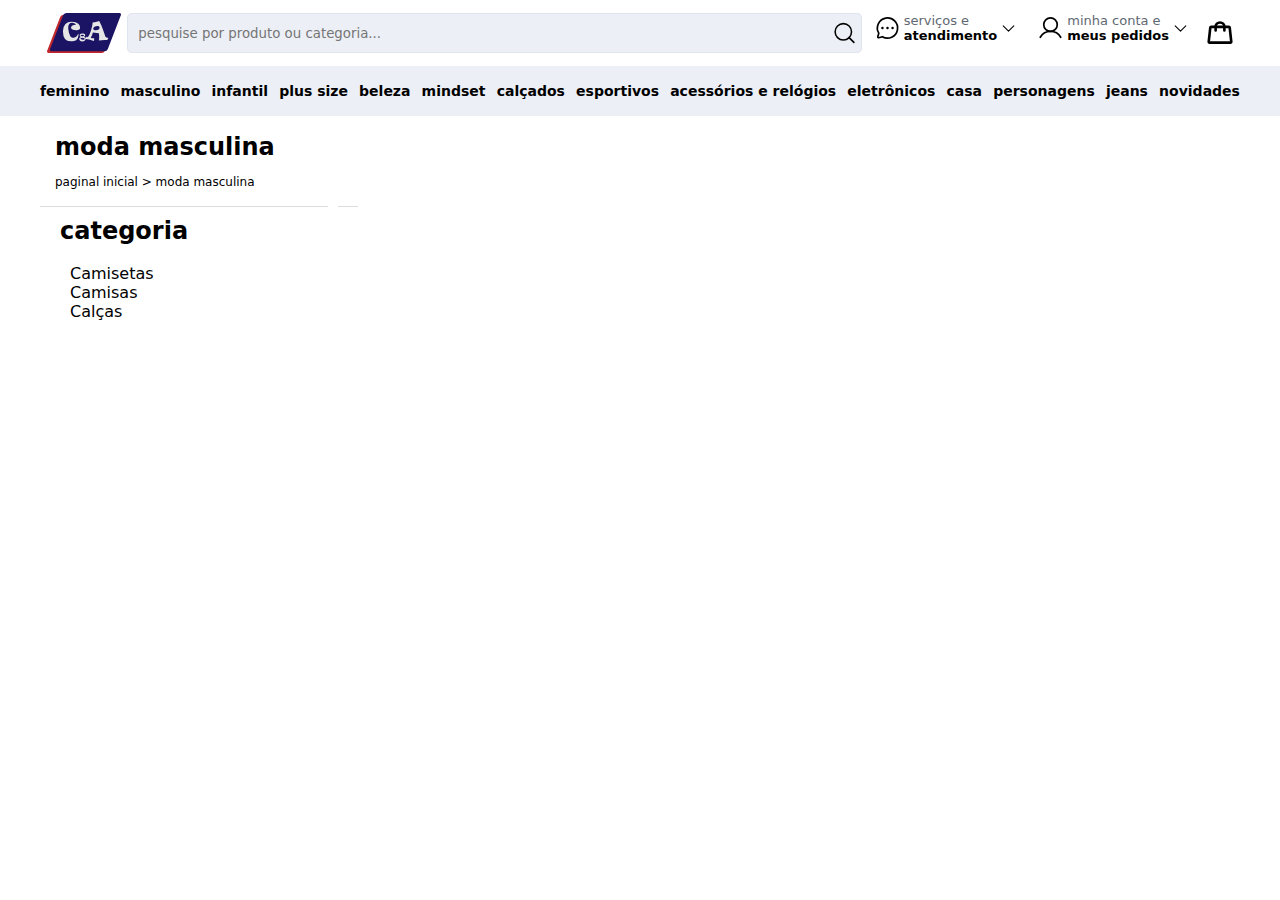
<file: src/produtos/masculino/index.html>
<!DOCTYPE html>
<html lang="pt-br">

<head>
    <meta charset="UTF-8">
    <meta http-equiv="X-UA-Compatible" content="IE=edge">
    <meta name="viewport" content="width=device-width, initial-scale=1.0">
    <link rel="stylesheet" href="/src/produtos/masculino/style.css">
    <link rel="stylesheet" href="/src/style/general.css">
    <link rel="stylesheet" href="/src/style/header.css">
    <link rel="stylesheet" href="/src/style/media.css">
    <script src="/src/app/app.js" defer></script>
    <script src="/src/api.js" defer></script>

    <title>C8A e-commerce</title>
</head>

<body onload="getProdutoPorTipo()">
    <div class="container">
        <header>
            <!-- menu superiro com search bar -->
            <div class="header-row-1">
                <section class="header-row-1-content width-content">
                    <div class="container-menu-mobile">
                        <div class="container-btn-menu">
                            <button id="btn-menu" class="btn-reset btn-menu-mobile"><img src="/src/assets/icon-menu.svg"
                                    alt=""></button>
                        </div>
                    </div>
                    <div class="logo">
                        <a class="logo-link" href="/"><img style="height: 100%;" src="/src/assets/Logo.svg"
                                alt="Imagem do Logotipo C8A"></a>
                    </div>
                    <div class="search-bar">
                        <form action="search" class="search-bar-form">
                            <label for="s" class="search-bar_label">faça sua busca dentre todos nossos produtos</label>
                            <input placeholder="pesquise por produto ou categoria..." type="search" id="s"
                                class="search-bar-input">
                            <button value="search" type="submit" class="search-bar-btn"><img
                                    src="/src/assets/magnifying-glass.svg" alt="Um ícone no formato de lupa"></button>
                        </form>
                    </div>
                    <div class="header-info-1">

                    </div>
                    <div class="header-info">
                        <div class="header-row-info">
                            <a href="#">
                                <button class="btn-info btn-reset">
                                    <div class="btn-info-content">
                                        <img src="/src/assets/chat-circle-dots.svg"
                                            alt="Ícone em formato de balão de pensamento">
                                        <div class="btn-info-text">
                                            <div class="btn-info-text-header">
                                                <p>serviços e</p>
                                            </div>
                                            <div class="btn-info-text-subheader">
                                                <p>atendimento</p>
                                            </div>
                                        </div>
                                        <img src="/src/assets/caret-down.svg" alt="Ícone em formato de seta para baixo">
                                    </div>
                                </button>
                            </a>
                        </div>
                        <div class="header-row-info">
                            <a href="/src/login/">
                                <button class="btn-info btn-reset">
                                    <div class="btn-info-content">
                                        <img src="/src/assets/user.svg" alt="Ícone em formato de uma pessoa">
                                        <div class="btn-info-text">
                                            <div class="btn-info-text-header">
                                                <p>minha conta e</p>
                                            </div>
                                            <div class="btn-info-text-subheader">
                                                <p>meus pedidos</p>
                                            </div>
                                        </div>
                                        <img src="/src/assets/caret-down.svg" alt="Ícone em formato de seta para baixo">
                                    </div>
                                </button>
                            </a>
                        </div>
                    </div>
                    <div class="bag">
                        <a class="bag-link" href="/src/checkout/"><img src="/src/assets/handbag.svg"
                                alt="Ícone em formato de bolsa de mão"></a>
                    </div>
                </section>
            </div>
            <!-- menu inferior com lista de links -->
            <div class="header-row-2">
                <section class="width-content menu-list">
                    <div class="menu-mobile-content h-menu">
                        <div class="title-menu-mobile">
                            <button class="btn-reset btn-close-menu"><img src="/src/assets/icon-close-menu.svg"
                                    alt=""></button>
                        </div>
                        <ul class="menu-desktop menu">
                            <li class="row-2-list-item">
                                <a href="/src/produtos/feminino/?genero=feminino">
                                    <p>feminino</p>
                                </a>
                                <div class="width-content sublist-iten">

                                    <div class="section-submenu">
                                        <div class="sublist-container">
                                            <ul>
                                                <li class="sub-list">
                                                    <a href="#">
                                                        <p>roupas</p>
                                                    </a>
                                                </li>
                                                <li class="sub-list">
                                                    <a href="#">
                                                        <p>calçados</p>
                                                    </a>
                                                </li>
                                                <li class="sub-list">
                                                    <a href="#">
                                                        <p>acessórios</p>
                                                    </a>
                                                </li>
                                                <li class="sub-list">
                                                    <a href="#">
                                                        <p>roupa íntima</p>
                                                    </a>
                                                </li>
                                            </ul>
                                        </div>
                                    </div>
                                </div>
                            </li>
                            <li class="row-2-list-item">
                                <a href="/src/produtos/masculino/?genero=masculino">
                                    <p>masculino</p>
                                </a>
                                <div class="width-content sublist-iten">
                                    <div class="section-submenu">
                                        <div class="sublist-container">
                                            <ul>
                                                <li class="sub-list">
                                                    <a href="#">
                                                        <p>roupas</p>
                                                    </a>
                                                </li>
                                                <li class="sub-list">
                                                    <a href="#">
                                                        <p>calçados</p>
                                                    </a>
                                                </li>
                                                <li class="sub-list">
                                                    <a href="#">
                                                        <p>acessórios</p>
                                                    </a>
                                                </li>
                                                <li class="sub-list">
                                                    <a href="#">
                                                        <p>roupa íntima</p>
                                                    </a>
                                                </li>
                                            </ul>
                                        </div>
                                    </div>
                                </div>
                            </li>
                            <li class="row-2-list-item">
                                <a href="/src/produtos/infantil/?genero=Infantil">
                                    <p>infantil</p>
                                </a>
                                <div class="width-content sublist-iten">

                                </div>
                            </li>
                            <li class="row-2-list-item">
                                <a href="#">
                                    <p>plus size</p>
                                </a>
                                <div class="width-content sublist-iten">

                                </div>
                            </li>
                            <li class="row-2-list-item">
                                <a href="#">
                                    <p>beleza</p>
                                </a>
                                <div class="width-content sublist-iten">

                                </div>
                            </li>
                            <li class="row-2-list-item">
                                <a href="#">
                                    <p>mindset</p>
                                </a>
                                <div class="width-content sublist-iten">

                                </div>
                            </li>
                            <li class="row-2-list-item">
                                <a href="#">
                                    <p>calçados</p>
                                </a>
                                <div class="width-content sublist-iten">

                                </div>
                            </li>
                            <li class="row-2-list-item">
                                <a href="#">
                                    <p>esportivos</p>
                                </a>
                                <div class="width-content sublist-iten">

                                </div>
                            </li>
                            <li class="row-2-list-item">
                                <a href="#">
                                    <p>acessórios e relógios</p>
                                </a>
                                <div class="width-content sublist-iten">

                                </div>
                            </li>
                            <li class="row-2-list-item">
                                <a href="#">
                                    <p>eletrônicos</p>
                                </a>
                                <div class="width-content sublist-iten">

                                </div>
                            </li>
                            <li class="row-2-list-item">
                                <a href="#">
                                    <p>casa</p>
                                </a>
                                <div class="width-content sublist-iten">

                                </div>
                            </li>
                            <li class="row-2-list-item">
                                <a href="#">
                                    <p>personagens</p>
                                </a>
                                <div class="width-content sublist-iten">

                                </div>
                            </li>
                            <li class="row-2-list-item">
                                <a href="#">
                                    <p>jeans</p>
                                </a>
                                <div class="width-content sublist-iten">

                                </div>
                            </li>
                            <li class="row-2-list-item">
                                <a href="#">
                                    <p>novidades</p>
                                </a>
                                <div class="width-content sublist-iten">

                                </div>
                            </li>
                        </ul>
                    </div>
                    <div class="width-content menu-mobile h-menu">
                        <div>
                            <a href="#">
                                <p>novidades</p>
                            </a>
                        </div>
                        <div>
                            <a href="/src/produtos/feminino/?genero=feminino">
                                <p>feminino</p>
                            </a>
                        </div>
                        <div>
                            <a href="/src/produtos/masculino/?genero=masculino">
                                <p>masculino</p>
                            </a>
                        </div>
                        <div>
                            <a href="/src/produtos/infantil/?genero=Infantil">
                                <p>infantil</p>
                            </a>
                        </div>
                        <div>
                            <a href="#">
                                <p>plus size</p>
                            </a>
                        </div>
                        <div>
                            <a href="#">
                                <p>calçados</p>
                            </a>
                        </div>
                        <div>
                            <a href="#">
                                <p>beleza</p>
                            </a>
                        </div>
                        <div>
                            <a href="#">
                                <p>eletrônicos</p>
                            </a>
                        </div>
                    </div>
                </section>
            </div>
        </header>
        <main>
            <div class="products-container width-content">

                <div class="path-view">
                    <h1>moda masculina</h1>
                    <br>
                    <p><a href="/">paginal inicial</a> > moda masculina</p>
                </div>
                <div class="products-main">
                    <div class="products-details">
                        <h2>categoria</h2>
                        <br>
                        <ul>
                            <li><a href="/src/produtos/masculino/?genero=masculino"></a>
                                <ul>
                                    <li><a href="/src/produtos/masculino/?categoria=camisetas-masculinas">Camisetas</a></li>
                                    <li><a href="/src/produtos/masculino/?categoria=camisas-masculinas">Camisas</a></li>
                                    <li><a href="/src/produtos/masculino/?categoria=calças-masculinas">Calças</a></li>
                                </ul>
                            </li>
                        </ul>
                    </div>
                    <div id="products-grid">
                        
                    </div>
                </div>
            </div>
        </main>
    </div>
</body>

</html>
</file>
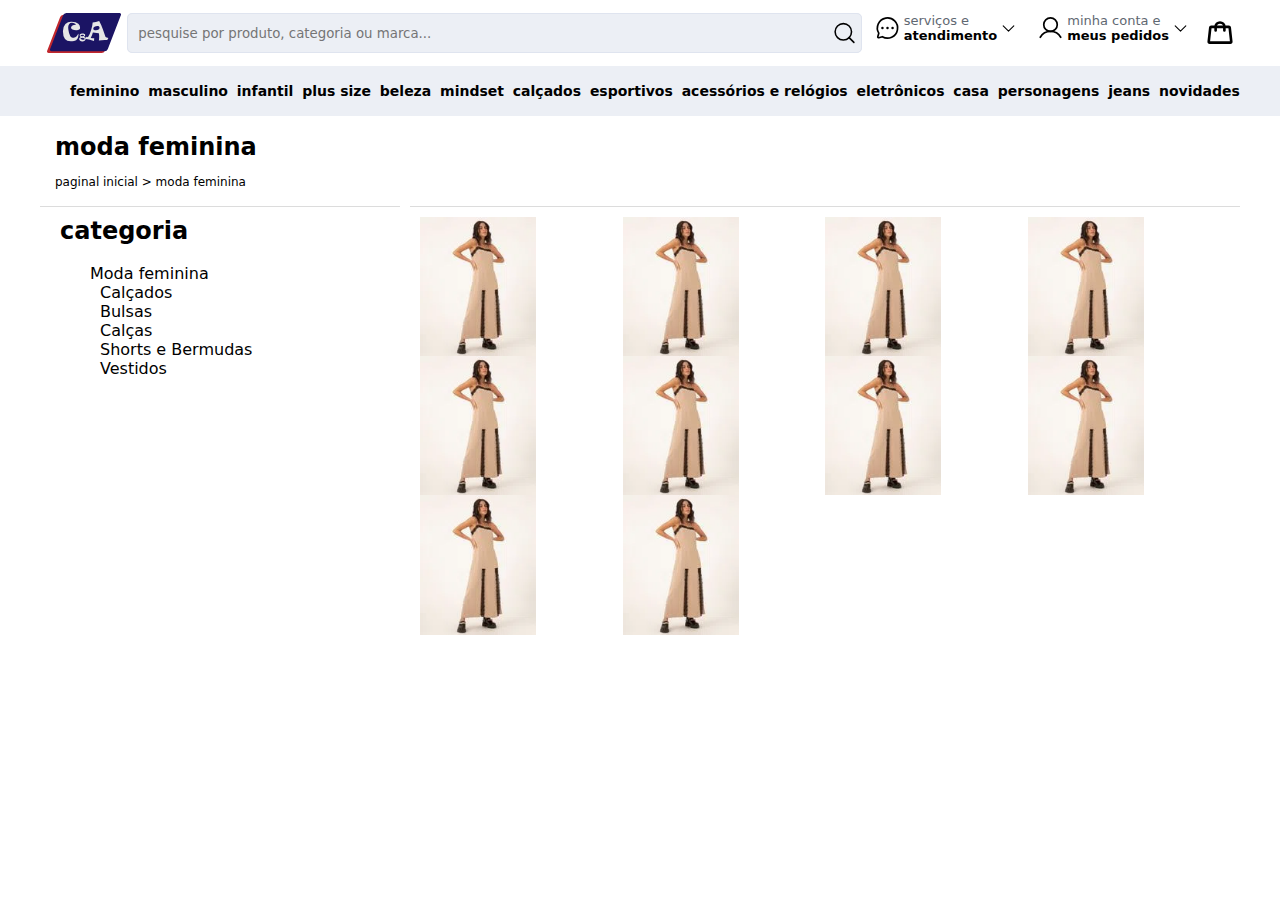
<file: feminino/produtos.html>
<!DOCTYPE html>
<html lang="pt-br">

<head>
    <meta charset="UTF-8">
    <meta http-equiv="X-UA-Compatible" content="IE=edge">
    <meta name="viewport" content="width=device-width, initial-scale=1.0">
    <link rel="stylesheet" href="./style.css">
    <link rel="stylesheet" href="../style/general.css">
    <link rel="stylesheet" href="../style/header.css">
    <link rel="stylesheet" href="../style/media.css">
    <script src="../app/app.js" defer></script>
    
    <title>C8A e-commerce</title>
</head>

<body>
    <div class="container">
        <header>
            <!-- menu superiro com search bar -->
            <div class="header-row-1">
                <section class="header-row-1-content width-content">
                    <div class="container-menu-mobile">
                        <div class="container-btn-menu">
                            <button id="btn-menu" class="btn-reset btn-menu-mobile"><img src="../assets/icon-menu.svg"
                                    alt=""></button>
                        </div>
                    </div>
                    <div class="logo">
                        <a class="logo-link" href="../index.html"><img style="height: 100%;" src="../assets/Logo.svg"
                                alt="Imagem do Logotipo C8A"></a>
                    </div>
                    <div class="search-bar">
                        <form action="search" class="search-bar-form">
                            <label for="s" class="search-bar_label">faça sua busca dentre todos nossos produtos</label>
                            <input placeholder="pesquise por produto, categoria ou marca..." type="search" id="s"
                                class="search-bar-input">
                            <button value="search" type="submit" class="search-bar-btn"><img
                                    src="../assets/magnifying-glass.svg" alt="Um ícone no formato de lupa"></button>
                        </form>
                    </div>
                    <div class="header-info-1">

                    </div>
                    <div class="header-info">
                        <div class="header-row-info">
                            <a href="#">
                                <button class="btn-info btn-reset">
                                    <div class="btn-info-content">
                                        <img src="../assets/chat-circle-dots.svg" alt="Ícone em formato de balão de pensamento">
                                        <div class="btn-info-text">
                                            <div class="btn-info-text-header">
                                                <p>serviços e</p>
                                            </div>
                                            <div class="btn-info-text-subheader">
                                                <p>atendimento</p>
                                            </div>
                                        </div>
                                        <img src="../assets/caret-down.svg" alt="Ícone em formato de seta para baixo">
                                    </div>
                                </button>
                            </a>
                        </div>
                        <div class="header-row-info">
                            <a href="../login/login.html">
                                <button class="btn-info btn-reset">
                                    <div class="btn-info-content">
                                        <img src="../assets/user.svg" alt="Ícone em formato de uma pessoa">
                                        <div class="btn-info-text">
                                            <div class="btn-info-text-header">
                                                <p>minha conta e</p>
                                            </div>
                                            <div class="btn-info-text-subheader">
                                                <p>meus pedidos</p>
                                            </div>
                                        </div>
                                        <img src="../assets/caret-down.svg" alt="Ícone em formato de seta para baixo">
                                    </div>
                                </button>
                            </a>
                        </div>
                    </div>
                    <div class="bag">
                        <a class="bag-link" href="../checkout/checkout.html"><img src="../assets/handbag.svg"
                                alt="Ícone em formato de bolsa de mão"></a>
                    </div>
                </section>
            </div>
            <!-- menu inferior com lista de links -->
            <div class="header-row-2">
                <section class="width-content menu-list">
                    <div class="menu-mobile-content h-menu">
                        <div class="title-menu-mobile">
                            <button class="btn-reset btn-close-menu"><img src="../assets/icon-close-menu.svg" alt=""></button>
                        </div>
                        <ul class="menu-desktop menu">
                            <li class="row-2-list-item">
                                <a  href="./produtos.html">
                                    <p>feminino</p>
                                </a>
                                <div class="width-content sublist-iten">
                                    
                                    <div class="section-submenu">
                                        <div class="sublist-container">
                                            <ul>
                                                <li class="sub-list">
                                                    <a href="#">
                                                        <p>roupas</p>
                                                    </a>
                                                </li>
                                                <li class="sub-list">
                                                    <a href="#">
                                                        <p>calçados</p>
                                                    </a>
                                                </li>
                                                <li class="sub-list">
                                                    <a href="#">
                                                        <p>acessórios</p>
                                                    </a>
                                                </li>
                                                <li class="sub-list">
                                                    <a href="#">
                                                        <p>roupa íntima</p>
                                                    </a>
                                                </li>
                                            </ul>
                                        </div>
                                    </div>
                                </div>
                            </li>
                            <li class="row-2-list-item">
                                <a href="#">
                                    <p>masculino</p>
                                </a>
                                <div class="width-content sublist-iten">
                                    <div class="section-submenu">
                                        <div class="sublist-container">
                                            <ul>
                                                <li class="sub-list">
                                                    <a href="#">
                                                        <p>roupas</p>
                                                    </a>
                                                </li>
                                                <li class="sub-list">
                                                    <a href="#">
                                                        <p>calçados</p>
                                                    </a>
                                                </li>
                                                <li class="sub-list">
                                                    <a href="#">
                                                        <p>acessórios</p>
                                                    </a>
                                                </li>
                                                <li class="sub-list">
                                                    <a href="#">
                                                        <p>roupa íntima</p>
                                                    </a>
                                                </li>
                                            </ul>
                                        </div>
                                    </div>
                                </div>
                            </li>
                            <li class="row-2-list-item">
                                <a href="#">
                                    <p>infantil</p>
                                </a>
                                <div class="width-content sublist-iten">

                                </div>
                            </li>
                            <li class="row-2-list-item">
                                <a href="#">
                                    <p>plus size</p>
                                </a>
                                <div class="width-content sublist-iten">

                                </div>
                            </li>
                            <li class="row-2-list-item">
                                <a href="#">
                                    <p>beleza</p>
                                </a>
                                <div class="width-content sublist-iten">

                                </div>
                            </li>
                            <li class="row-2-list-item">
                                <a href="#">
                                    <p>mindset</p>
                                </a>
                                <div class="width-content sublist-iten">

                                </div>
                            </li>
                            <li class="row-2-list-item">
                                <a href="#">
                                    <p>calçados</p>
                                </a>
                                <div class="width-content sublist-iten">

                                </div>
                            </li>
                            <li class="row-2-list-item">
                                <a href="#">
                                    <p>esportivos</p>
                                </a>
                                <div class="width-content sublist-iten">

                                </div>
                            </li>
                            <li class="row-2-list-item">
                                <a href="#">
                                    <p>acessórios e relógios</p>
                                </a>
                                <div class="width-content sublist-iten">

                                </div>
                            </li>
                            <li class="row-2-list-item">
                                <a href="#">
                                    <p>eletrônicos</p>
                                </a>
                                <div class="width-content sublist-iten">

                                </div>
                            </li>
                            <li class="row-2-list-item">
                                <a href="#">
                                    <p>casa</p>
                                </a>
                                <div class="width-content sublist-iten">

                                </div>
                            </li>
                            <li class="row-2-list-item">
                                <a href="#">
                                    <p>personagens</p>
                                </a>
                                <div class="width-content sublist-iten">

                                </div>
                            </li>
                            <li class="row-2-list-item">
                                <a href="#">
                                    <p>jeans</p>
                                </a>
                                <div class="width-content sublist-iten">

                                </div>
                            </li>
                            <li class="row-2-list-item">
                                <a href="#">
                                    <p>novidades</p>
                                </a>
                                <div class="width-content sublist-iten">

                                </div>
                            </li>
                        </ul>
                    </div>
                    <div class="width-content menu-mobile h-menu">
                        <div>
                            <a href="#">
                                <p>novidades</p>
                            </a>
                        </div>
                        <div>
                            <a href="#">
                                <p>feminino</p>
                            </a>
                        </div>
                        <div>
                            <a href="#">
                                <p>masculino</p>
                            </a>
                        </div>
                        <div>
                            <a href="#">
                                <p>infantil</p>
                            </a>
                        </div>
                        <div>
                            <a href="#">
                                <p>plus size</p>
                            </a>
                        </div>
                        <div>
                            <a href="#">
                                <p>calçados</p>
                            </a>
                        </div>
                        <div>
                            <a href="#">
                                <p>beleza</p>
                            </a>
                        </div>
                        <div>
                            <a href="#">
                                <p>eletrônicos</p>
                            </a>
                        </div>
                    </div>
                </section>
            </div>
        </header>
        <main>
            <div class="products-container width-content">
                
                <div class="path-view">
                    <h1>moda feminina</h1>
                    <br>
                    <p>paginal inicial > moda feminina</p>
                </div>
                <div class="products-main">
                    <div class="products-details">
                        <h2>categoria</h2>
                        <br>
                        <ul><li>Moda feminina
                            <ul>
                                <li>Calçados</li>
                                <li>Bulsas</li>
                                <li>Calças</li>
                                <li>Shorts e Bermudas</li>
                                <li>Vestidos</li>
                            </ul>
                        </li></ul>
                    </div>
                    <div class="products-grid">
                        <div>
                            <article class="item-product">
                                <a style="display: flex; flex-direction: column; width: 116px;" href="../produto/produto.html"><img src="../produto/assets/54804190-150-auto.webp" alt=""></a>
                            </article>
                        </div>
                        <div>
                            <article class="item-product">
                                <a style="display: flex; flex-direction: column; width: 116px;" href="../produto/produto.html"><img src="../produto/assets/54804190-150-auto.webp" alt=""></a>
                            </article>
                        </div>
                        <div>
                            <article class="item-product">
                                <a style="display: flex; flex-direction: column; width: 116px;" href="../produto/produto.html"><img src="../produto/assets/54804190-150-auto.webp" alt=""></a>
                            </article>
                        </div>
                        <div>
                            <article class="item-product">
                                <a style="display: flex; flex-direction: column; width: 116px;" href="../produto/produto.html"><img src="../produto/assets/54804190-150-auto.webp" alt=""></a>
                            </article>
                        </div>
                        <div>
                            <article class="item-product">
                                <a style="display: flex; flex-direction: column; width: 116px;" href="../produto/produto.html"><img src="../produto/assets/54804190-150-auto.webp" alt=""></a>
                            </article>
                        </div>
                        <div>
                            <article class="item-product">
                                <a style="display: flex; flex-direction: column; width: 116px;" href="../produto/produto.html"><img src="../produto/assets/54804190-150-auto.webp" alt=""></a>
                            </article>
                        </div>
                        <div>
                            <article class="item-product">
                                <a style="display: flex; flex-direction: column; width: 116px;" href="../produto/produto.html"><img src="../produto/assets/54804190-150-auto.webp" alt=""></a>
                            </article>
                        </div>
                        <div>
                            <article class="item-product">
                                <a style="display: flex; flex-direction: column; width: 116px;" href="../produto/produto.html"><img src="../produto/assets/54804190-150-auto.webp" alt=""></a>
                            </article>
                        </div>
                        <div>
                            <article class="item-product">
                                <a style="display: flex; flex-direction: column; width: 116px;" href="../produto/produto.html"><img src="../produto/assets/54804190-150-auto.webp" alt=""></a>
                            </article>
                        </div>
                        <div>
                            <article class="item-product">
                                <a style="display: flex; flex-direction: column; width: 116px;" href="../produto/produto.html"><img src="../produto/assets/54804190-150-auto.webp" alt=""></a>
                            </article>
                        </div>
                        
                        
                    </div>
                </div>
            </div>
        </main>
    </div>
</body>

</html>
</file>
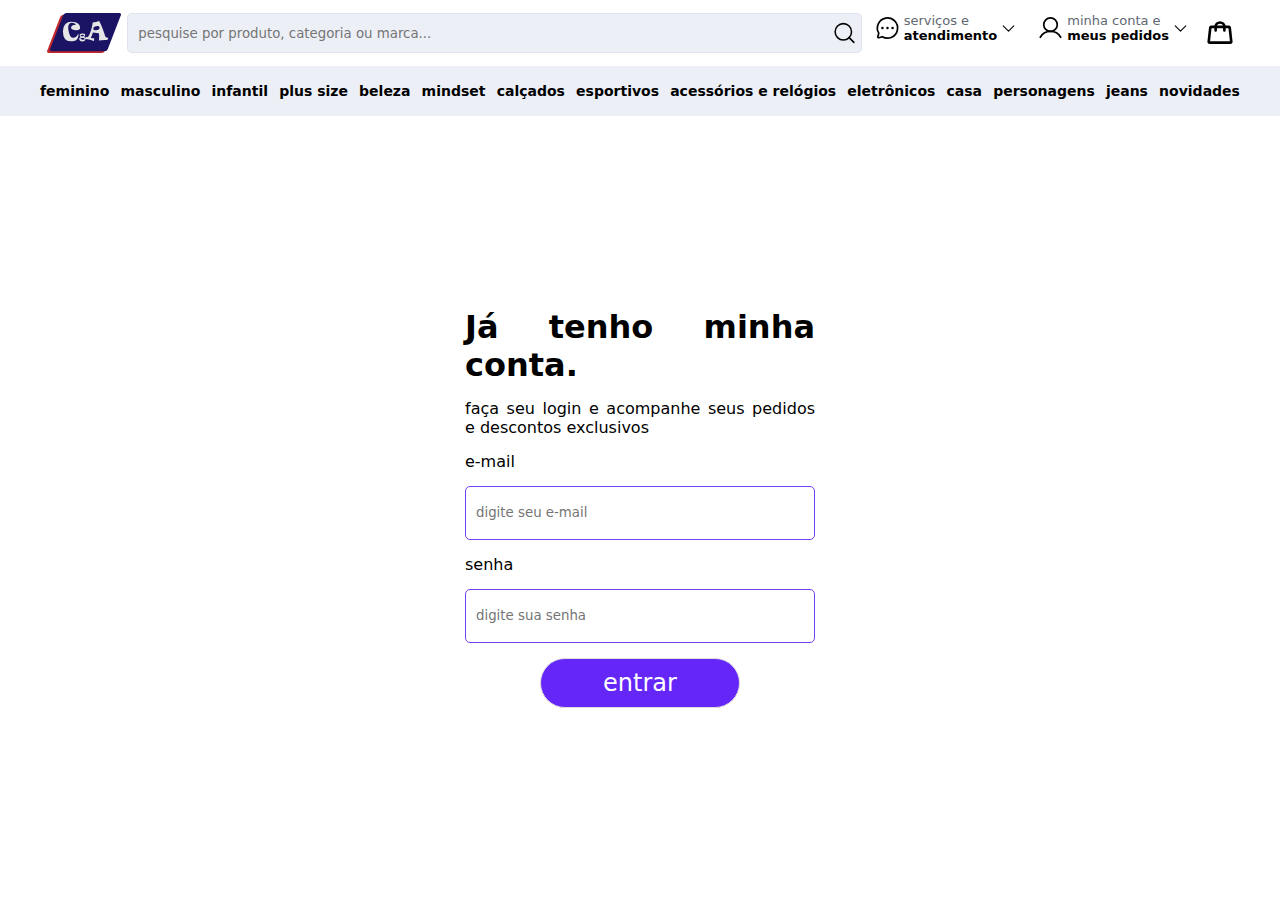
<file: login/login.html>
<!DOCTYPE html>
<html lang="pt-br">

<head>
    <meta charset="UTF-8">
    <meta http-equiv="X-UA-Compatible" content="IE=edge">
    <meta name="viewport" content="width=device-width, initial-scale=1.0">
    <link rel="stylesheet" href="./style.css">
    <link rel="stylesheet" href="../style/general.css">
    <link rel="stylesheet" href="../style/header.css">
    <link rel="stylesheet" href="../style/media.css">
    <script src="../app/app.js" defer></script>

    <title>C8A e-commerce</title>
</head>

<body>
    <div class="container">
        <header>
            <!-- menu superiro com search bar -->
            <div class="header-row-1">
                <section class="header-row-1-content width-content">
                    <div class="container-menu-mobile">
                        <div class="container-btn-menu">
                            <button id="btn-menu" class="btn-reset btn-menu-mobile"><img src="../assets/icon-menu.svg"
                                    alt=""></button>
                        </div>
                    </div>
                    <div class="logo">
                        <a class="logo-link" href="../index.html"><img style="height: 100%;" src="../assets/Logo.svg"
                                alt="Imagem do Logotipo C8A"></a>
                    </div>
                    <div class="search-bar">
                        <form action="search" class="search-bar-form">
                            <label for="s" class="search-bar_label">faça sua busca dentre todos nossos produtos</label>
                            <input placeholder="pesquise por produto, categoria ou marca..." type="search" id="s"
                                class="search-bar-input">
                            <button value="search" type="submit" class="search-bar-btn"><img
                                    src="../assets/magnifying-glass.svg" alt="Um ícone no formato de lupa"></button>
                        </form>
                    </div>
                    <div class="header-info-1">

                    </div>
                    <div class="header-info">
                        <div class="header-row-info">
                            <a href="#">
                                <button class="btn-info btn-reset">
                                    <div class="btn-info-content">
                                        <img src="../assets/chat-circle-dots.svg"
                                            alt="Ícone em formato de balão de pensamento">
                                        <div class="btn-info-text">
                                            <div class="btn-info-text-header">
                                                <p>serviços e</p>
                                            </div>
                                            <div class="btn-info-text-subheader">
                                                <p>atendimento</p>
                                            </div>
                                        </div>
                                        <img src="../assets/caret-down.svg" alt="Ícone em formato de seta para baixo">
                                    </div>
                                </button>
                            </a>
                        </div>
                        <div class="header-row-info">
                            <a href="./login/login.html">
                                <button class="btn-info btn-reset">
                                    <div class="btn-info-content">
                                        <img src="../assets/user.svg" alt="Ícone em formato de uma pessoa">
                                        <div class="btn-info-text">
                                            <div class="btn-info-text-header">
                                                <p>minha conta e</p>
                                            </div>
                                            <div class="btn-info-text-subheader">
                                                <p>meus pedidos</p>
                                            </div>
                                        </div>
                                        <img src="../assets/caret-down.svg" alt="Ícone em formato de seta para baixo">
                                    </div>
                                </button>
                            </a>
                        </div>
                    </div>
                    <div class="bag">
                        <a class="bag-link" href="../checkout/checkout.html"><img src="../assets/handbag.svg"
                                alt="Ícone em formato de bolsa de mão"></a>
                    </div>
                </section>
            </div>
            <!-- menu inferior com lista de links -->
            <div class="header-row-2">
                <section class="width-content menu-list">
                    <div class="menu-mobile-content h-menu">
                        <div class="title-menu-mobile">
                            <button class="btn-reset btn-close-menu"><img src="../assets/icon-close-menu.svg"
                                    alt=""></button>
                        </div>
                        <ul class="menu-desktop menu">
                            <li class="row-2-list-item">
                                <a href="../feminino/produtos.html">
                                    <p>feminino</p>
                                </a>
                                <div class="width-content sublist-iten">

                                    <div class="section-submenu">
                                        <div class="sublist-container">
                                            <ul>
                                                <li class="sub-list">
                                                    <a href="#">
                                                        <p>roupas</p>
                                                    </a>
                                                </li>
                                                <li class="sub-list">
                                                    <a href="#">
                                                        <p>calçados</p>
                                                    </a>
                                                </li>
                                                <li class="sub-list">
                                                    <a href="#">
                                                        <p>acessórios</p>
                                                    </a>
                                                </li>
                                                <li class="sub-list">
                                                    <a href="#">
                                                        <p>roupa íntima</p>
                                                    </a>
                                                </li>
                                            </ul>
                                        </div>
                                    </div>
                                </div>
                            </li>
                            <li class="row-2-list-item">
                                <a href="#">
                                    <p>masculino</p>
                                </a>
                                <div class="width-content sublist-iten">
                                    <div class="section-submenu">
                                        <div class="sublist-container">
                                            <ul>
                                                <li class="sub-list">
                                                    <a href="#">
                                                        <p>roupas</p>
                                                    </a>
                                                </li>
                                                <li class="sub-list">
                                                    <a href="#">
                                                        <p>calçados</p>
                                                    </a>
                                                </li>
                                                <li class="sub-list">
                                                    <a href="#">
                                                        <p>acessórios</p>
                                                    </a>
                                                </li>
                                                <li class="sub-list">
                                                    <a href="#">
                                                        <p>roupa íntima</p>
                                                    </a>
                                                </li>
                                            </ul>
                                        </div>
                                    </div>
                                </div>
                            </li>
                            <li class="row-2-list-item">
                                <a href="#">
                                    <p>infantil</p>
                                </a>
                                <div class="width-content sublist-iten">

                                </div>
                            </li>
                            <li class="row-2-list-item">
                                <a href="#">
                                    <p>plus size</p>
                                </a>
                                <div class="width-content sublist-iten">

                                </div>
                            </li>
                            <li class="row-2-list-item">
                                <a href="#">
                                    <p>beleza</p>
                                </a>
                                <div class="width-content sublist-iten">

                                </div>
                            </li>
                            <li class="row-2-list-item">
                                <a href="#">
                                    <p>mindset</p>
                                </a>
                                <div class="width-content sublist-iten">

                                </div>
                            </li>
                            <li class="row-2-list-item">
                                <a href="#">
                                    <p>calçados</p>
                                </a>
                                <div class="width-content sublist-iten">

                                </div>
                            </li>
                            <li class="row-2-list-item">
                                <a href="#">
                                    <p>esportivos</p>
                                </a>
                                <div class="width-content sublist-iten">

                                </div>
                            </li>
                            <li class="row-2-list-item">
                                <a href="#">
                                    <p>acessórios e relógios</p>
                                </a>
                                <div class="width-content sublist-iten">

                                </div>
                            </li>
                            <li class="row-2-list-item">
                                <a href="#">
                                    <p>eletrônicos</p>
                                </a>
                                <div class="width-content sublist-iten">

                                </div>
                            </li>
                            <li class="row-2-list-item">
                                <a href="#">
                                    <p>casa</p>
                                </a>
                                <div class="width-content sublist-iten">

                                </div>
                            </li>
                            <li class="row-2-list-item">
                                <a href="#">
                                    <p>personagens</p>
                                </a>
                                <div class="width-content sublist-iten">

                                </div>
                            </li>
                            <li class="row-2-list-item">
                                <a href="#">
                                    <p>jeans</p>
                                </a>
                                <div class="width-content sublist-iten">

                                </div>
                            </li>
                            <li class="row-2-list-item">
                                <a href="#">
                                    <p>novidades</p>
                                </a>
                                <div class="width-content sublist-iten">

                                </div>
                            </li>
                        </ul>
                    </div>
                    <div class="width-content menu-mobile h-menu">
                        <div>
                            <a href="#">
                                <p>novidades</p>
                            </a>
                        </div>
                        <div>
                            <a href="#">
                                <p>feminino</p>
                            </a>
                        </div>
                        <div>
                            <a href="#">
                                <p>masculino</p>
                            </a>
                        </div>
                        <div>
                            <a href="#">
                                <p>infantil</p>
                            </a>
                        </div>
                        <div>
                            <a href="#">
                                <p>plus size</p>
                            </a>
                        </div>
                        <div>
                            <a href="#">
                                <p>calçados</p>
                            </a>
                        </div>
                        <div>
                            <a href="#">
                                <p>beleza</p>
                            </a>
                        </div>
                        <div>
                            <a href="#">
                                <p>eletrônicos</p>
                            </a>
                        </div>
                    </div>
                </section>
            </div>
        </header>
        <main>
            <div class="login-container">
                <div class="login">
                    <h1>Já tenho minha conta.</h1>
                    <p>faça seu login e acompanhe seus pedidos e descontos exclusivos</p>
                    <label for="user">e-mail</label>
                    <input type="email" required name="user" id="user" placeholder="digite seu e-mail"
                        class="input-login">
                    <label for="pass">senha</label>
                    <input type="password" required name="password" id="pass" placeholder="digite sua senha"
                        class="input-login">
                    <button type="submit">entrar</button>
                </div>
            </div>
        </main>
    </div>
</body>

</html>
</file>
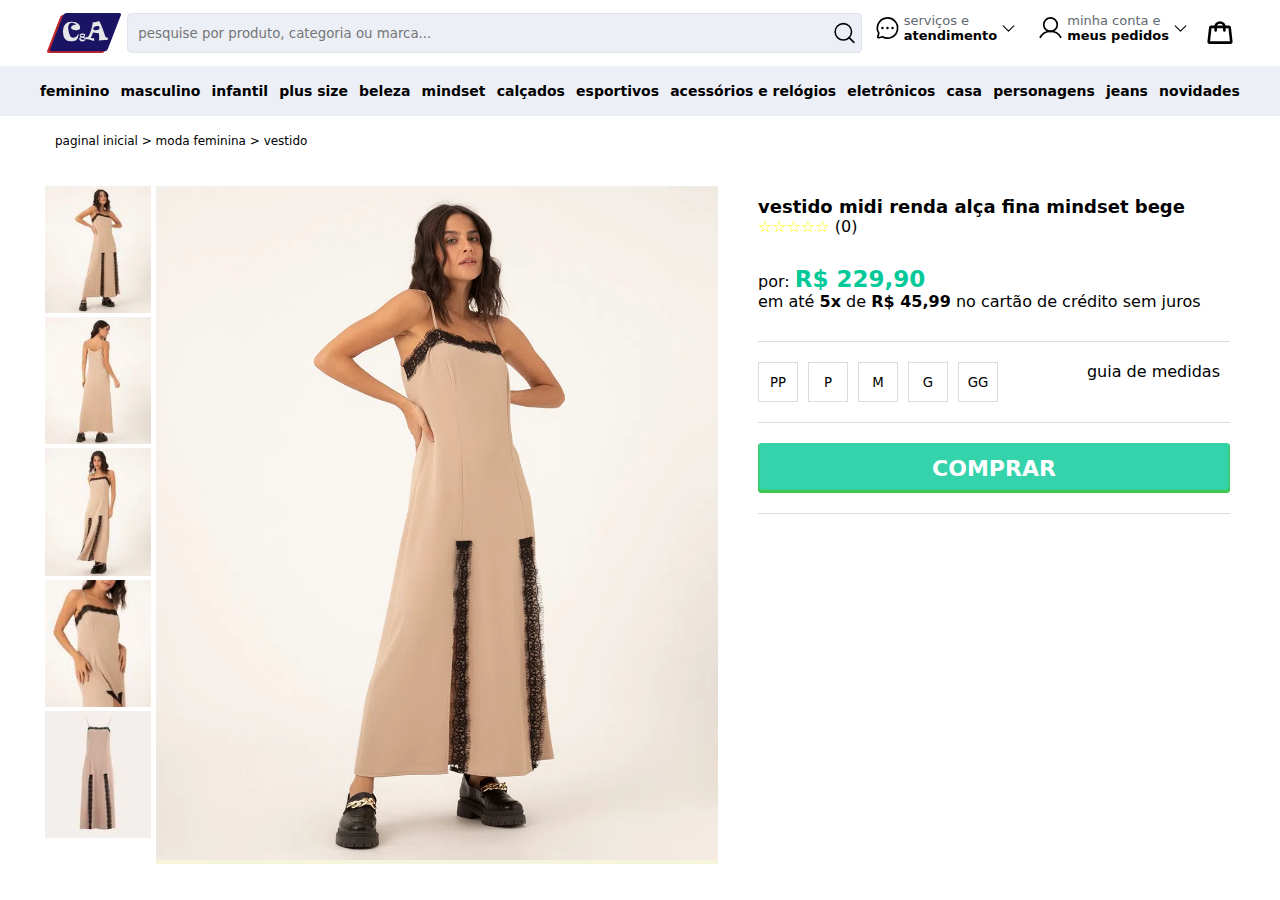
<file: produto/produto.html>
<!DOCTYPE html>
<html lang="pt-br">

<head>
    <meta charset="UTF-8">
    <meta http-equiv="X-UA-Compatible" content="IE=edge">
    <meta name="viewport" content="width=device-width, initial-scale=1.0">
    <link rel="stylesheet" href="./style.css">
    <link rel="stylesheet" href="../style/general.css">
    <link rel="stylesheet" href="../style/header.css">
    <link rel="stylesheet" href="../style/media.css">
    <script src="../app/app.js" defer></script>
    
    <title>C8A e-commerce</title>
</head>

<body>
    <div class="container">
        <header>
            <!-- menu superiro com search bar -->
            <div class="header-row-1">
                <section class="header-row-1-content width-content">
                    <div class="container-menu-mobile">
                        <div class="container-btn-menu">
                            <button id="btn-menu" class="btn-reset btn-menu-mobile"><img src="../assets/icon-menu.svg"
                                    alt=""></button>
                        </div>
                    </div>
                    <div class="logo">
                        <a class="logo-link" href="../index.html"><img style="height: 100%;" src="../assets/Logo.svg"
                                alt="Imagem do Logotipo C8A"></a>
                    </div>
                    <div class="search-bar">
                        <form action="search" class="search-bar-form">
                            <label for="s" class="search-bar_label">faça sua busca dentre todos nossos produtos</label>
                            <input placeholder="pesquise por produto, categoria ou marca..." type="search" id="s"
                                class="search-bar-input">
                            <button value="search" type="submit" class="search-bar-btn"><img
                                    src="../assets/magnifying-glass.svg" alt="Um ícone no formato de lupa"></button>
                        </form>
                    </div>
                    <div class="header-info-1">

                    </div>
                    <div class="header-info">
                        <div class="header-row-info">
                            <a href="#">
                                <button class="btn-info btn-reset">
                                    <div class="btn-info-content">
                                        <img src="../assets/chat-circle-dots.svg" alt="Ícone em formato de balão de pensamento">
                                        <div class="btn-info-text">
                                            <div class="btn-info-text-header">
                                                <p>serviços e</p>
                                            </div>
                                            <div class="btn-info-text-subheader">
                                                <p>atendimento</p>
                                            </div>
                                        </div>
                                        <img src="../assets/caret-down.svg" alt="Ícone em formato de seta para baixo">
                                    </div>
                                </button>
                            </a>
                        </div>
                        <div class="header-row-info">
                            <a href="../login/login.html">
                                <button class="btn-info btn-reset">
                                    <div class="btn-info-content">
                                        <img src="../assets/user.svg" alt="Ícone em formato de uma pessoa">
                                        <div class="btn-info-text">
                                            <div class="btn-info-text-header">
                                                <p>minha conta e</p>
                                            </div>
                                            <div class="btn-info-text-subheader">
                                                <p>meus pedidos</p>
                                            </div>
                                        </div>
                                        <img src="../assets/caret-down.svg" alt="Ícone em formato de seta para baixo">
                                    </div>
                                </button>
                            </a>
                        </div>
                    </div>
                    <div class="bag">
                        <a class="bag-link" href="../checkout/checkout.html"><img src="../assets/handbag.svg"
                                alt="Ícone em formato de bolsa de mão"></a>
                    </div>
                </section>
            </div>
            <!-- menu inferior com lista de links -->
            <div class="header-row-2">
                <section class="width-content menu-list">
                    <div class="menu-mobile-content h-menu">
                        <div class="title-menu-mobile">
                            <button class="btn-reset btn-close-menu"><img src="../assets/icon-close-menu.svg" alt=""></button>
                        </div>
                        <ul class="menu-desktop menu">
                            <li class="row-2-list-item">
                                <a  href="../feminino/produtos.html">
                                    <p>feminino</p>
                                </a>
                                <div class="width-content sublist-iten">
                                    
                                    <div class="section-submenu">
                                        <div class="sublist-container">
                                            <ul>
                                                <li class="sub-list">
                                                    <a href="#">
                                                        <p>roupas</p>
                                                    </a>
                                                </li>
                                                <li class="sub-list">
                                                    <a href="#">
                                                        <p>calçados</p>
                                                    </a>
                                                </li>
                                                <li class="sub-list">
                                                    <a href="#">
                                                        <p>acessórios</p>
                                                    </a>
                                                </li>
                                                <li class="sub-list">
                                                    <a href="#">
                                                        <p>roupa íntima</p>
                                                    </a>
                                                </li>
                                            </ul>
                                        </div>
                                    </div>
                                </div>
                            </li>
                            <li class="row-2-list-item">
                                <a href="#">
                                    <p>masculino</p>
                                </a>
                                <div class="width-content sublist-iten">
                                    <div class="section-submenu">
                                        <div class="sublist-container">
                                            <ul>
                                                <li class="sub-list">
                                                    <a href="#">
                                                        <p>roupas</p>
                                                    </a>
                                                </li>
                                                <li class="sub-list">
                                                    <a href="#">
                                                        <p>calçados</p>
                                                    </a>
                                                </li>
                                                <li class="sub-list">
                                                    <a href="#">
                                                        <p>acessórios</p>
                                                    </a>
                                                </li>
                                                <li class="sub-list">
                                                    <a href="#">
                                                        <p>roupa íntima</p>
                                                    </a>
                                                </li>
                                            </ul>
                                        </div>
                                    </div>
                                </div>
                            </li>
                            <li class="row-2-list-item">
                                <a href="#">
                                    <p>infantil</p>
                                </a>
                                <div class="width-content sublist-iten">

                                </div>
                            </li>
                            <li class="row-2-list-item">
                                <a href="#">
                                    <p>plus size</p>
                                </a>
                                <div class="width-content sublist-iten">

                                </div>
                            </li>
                            <li class="row-2-list-item">
                                <a href="#">
                                    <p>beleza</p>
                                </a>
                                <div class="width-content sublist-iten">

                                </div>
                            </li>
                            <li class="row-2-list-item">
                                <a href="#">
                                    <p>mindset</p>
                                </a>
                                <div class="width-content sublist-iten">

                                </div>
                            </li>
                            <li class="row-2-list-item">
                                <a href="#">
                                    <p>calçados</p>
                                </a>
                                <div class="width-content sublist-iten">

                                </div>
                            </li>
                            <li class="row-2-list-item">
                                <a href="#">
                                    <p>esportivos</p>
                                </a>
                                <div class="width-content sublist-iten">

                                </div>
                            </li>
                            <li class="row-2-list-item">
                                <a href="#">
                                    <p>acessórios e relógios</p>
                                </a>
                                <div class="width-content sublist-iten">

                                </div>
                            </li>
                            <li class="row-2-list-item">
                                <a href="#">
                                    <p>eletrônicos</p>
                                </a>
                                <div class="width-content sublist-iten">

                                </div>
                            </li>
                            <li class="row-2-list-item">
                                <a href="#">
                                    <p>casa</p>
                                </a>
                                <div class="width-content sublist-iten">

                                </div>
                            </li>
                            <li class="row-2-list-item">
                                <a href="#">
                                    <p>personagens</p>
                                </a>
                                <div class="width-content sublist-iten">

                                </div>
                            </li>
                            <li class="row-2-list-item">
                                <a href="#">
                                    <p>jeans</p>
                                </a>
                                <div class="width-content sublist-iten">

                                </div>
                            </li>
                            <li class="row-2-list-item">
                                <a href="#">
                                    <p>novidades</p>
                                </a>
                                <div class="width-content sublist-iten">

                                </div>
                            </li>
                        </ul>
                    </div>
                    <div class="width-content menu-mobile h-menu">
                        <div>
                            <a href="#">
                                <p>novidades</p>
                            </a>
                        </div>
                        <div>
                            <a href="#">
                                <p>feminino</p>
                            </a>
                        </div>
                        <div>
                            <a href="#">
                                <p>masculino</p>
                            </a>
                        </div>
                        <div>
                            <a href="#">
                                <p>infantil</p>
                            </a>
                        </div>
                        <div>
                            <a href="#">
                                <p>plus size</p>
                            </a>
                        </div>
                        <div>
                            <a href="#">
                                <p>calçados</p>
                            </a>
                        </div>
                        <div>
                            <a href="#">
                                <p>beleza</p>
                            </a>
                        </div>
                        <div>
                            <a href="#">
                                <p>eletrônicos</p>
                            </a>
                        </div>
                    </div>
                </section>
            </div>
        </header>
        <main>
            <div class="produto-container width-content">
                <div class="path-view">paginal inicial > moda feminina > vestido</div>
                <div class="product-main">
                    <div class="product-view">
                        
                        <div class="img-product">
                            <div class="miniatures">
                                <div class="img-miniature"><img src="./assets/54804190-150-auto.webp" alt=""></div>
                                <div class="img-miniature"><img src="./assets/54804191-150-auto.webp" alt=""></div>
                                <div class="img-miniature"><img src="./assets/54804192-150-auto.webp" alt=""></div>
                                <div class="img-miniature"><img src="./assets/54804193-150-auto.webp" alt=""></div>
                                <div class="img-miniature"><img src="./assets/54804202-150-auto.webp" alt=""></div>
                            </div>
                            <div class="normal"><img src="./assets/54804190-1600-auto.webp" alt=""></div>
                        </div>
                    </div>
                    <div class="product-info">
                        <h1>vestido midi renda alça fina mindset bege</h1>
                        <div class="classifica-product">
                            <a href="#">
                                <span class="star">☆☆☆☆☆</span>
                                <span>(0)</span>
                            </a>
                        </div>
                        <div class="info-preco">
                            <p>por:
                            <span class="preco">R$ 229,90</span></p>
                            <p>em até <b>5x</b> de <b>R$ 45,99</b> no cartão de crédito sem juros</p>
                        </div>
                        <div class="tamanhos">
                            <button class="tamanho-iten">PP</button>
                            <button  class="tamanho-iten">P</button>
                            <button  class="tamanho-iten">M</button>
                            <button  class="tamanho-iten">G</button>
                            <button  class="tamanho-iten">GG</button>
                            <span><a href="#">guia de medidas</a></span>
                        </div>
                        <div class="action-buy">
                            <button class="buy">comprar</button>
                        </div>
                    </div>
                </div>
            </div>

        </main>
    </div>
</body>

</html>
</file>
<file: login/style.css>
.login-container{
    display: grid;
    grid-template-columns: 1fr 350px 1fr;
    grid-template-rows: 1fr 400px 1fr;
    height: calc(100vh - 116px);
    text-align: justify;
}

.login{
    grid-column-start: 2;
    grid-column-end: 3;
    grid-row-start: 2;
    grid-row-end: 3;
    display: flex;
    flex-direction: column;
    gap: 15px;
}

.input-login{
    width: 100%;
    height: 60px;
    border-radius: 5px;
    border: 1px solid #7741f6;
    padding: 10px;
}

.input-login:focus{
    outline: #7741f6;
}

.login button{
    width: 200px;
    height: 60px;
    margin: 0 auto;
    background-color: #6526f8;
    border: 1px solid #dedede;
    border-radius: 30px;
    color: #fff;
    font-size: 1.5rem;
    cursor: pointer;
}

.login button:hover{
    background-color: #7741f6;
    border: 1px solid #ababab;
}
</file>
<file: style/general.css>
*{
    margin: 0;
    padding: 0;
    box-sizing: border-box;
    font-family: system-ui, -apple-system, BlinkMacSystemFont, 'Segoe UI', Roboto, Oxygen, Ubuntu, Cantarell, 'Open Sans', 'Helvetica Neue', sans-serif;
}
/* header{
    width: 100vw;
    position: fixed;
} */

a{
    
    text-decoration: none;
    color: #000;
}
 ul{
    list-style: none;
 }

.container{
    display: flex;
    flex-direction: column;
    width: 100vw;
    min-height: 100vh;
}

.width-content{
    max-width: 1200px;
    width: 100%;
    margin: 0 auto;
}

.btn-reset{
    border: none;
    background: none;
    cursor: pointer;
}
</file>
<file: style/header.css>
/* primeira barra do header */

.header-row-1 {
    height: 66px;
    display: flex;
    align-items: center;
}

.header-row-1-content {
    height: 40px;
    display: flex;
    justify-content: space-around;
}

.logo-link {
    display: block;
    height: 40px;
    margin: 0 6px;
}

.bag-link {
    display: block;
    height: 100%;
    width: 40px;
    padding: 6px;
}

.container-btn-menu {
    display: none;
    margin: 0 10px 0 16px;
}

.btn-menu-mobile {
    padding-top: 10px;
    margin: 0;
}

/* início input de busca */

.search-bar {
    max-width: 735px;
    width: 100%;
}

.search-bar-form {
    max-width: 735px;
    height: 40px;
    border-radius: 5px;
    background-color: #eceff5;
    position: relative;
}

.search-bar_label {
    overflow: hidden;
    position: absolute;
    z-index: -99999;
    color: transparent;
}

.search-bar-input {
    width: 100%;
    height: 100%;
    border-radius: 5px;
    background: #eceff5;
    border: 1px solid #dfe4ef;
    padding: 7px 10px;
}

.search-bar-btn {
    width: 25px;
    height: 25px;
    position: absolute;
    right: 5px;
    top: 50%;
    transform: translateY(-50%);
    border: none;
    background: none;
    cursor: pointer;
}

/* fim input do busca */

/* menus info e login */

.btn-info {
    background: none;
    display: flex;
    margin: 0 10px;
}

.btn-info-content {
    display: flex;
    height: 100%;
}

.btn-info-content>img:first-of-type {
    width: 30px;
    padding-right: 3px;
}

.btn-info-content>img:last-of-type {
    width: 20px;
    padding-left: 3px;
}

.btn-info-text {
    display: flex;
    flex-direction: column;
    align-items: flex-start;
    justify-content: center;
    white-space: nowrap;
}

.btn-info-text-header {
    font-size: 13px;
    color: #5f6872;
}

.btn-info-text-subheader {
    font-size: 13px;
    font-weight: 600;
    color: #000;
}

/* segunda barra */

.header-row-2 {
    
    background-color: #eceff5;
    display: flex;
    align-items: center;
    
}

.h-menu{
    height: 50px;
}

.menu {
    font-weight: 600;
    position: relative; 
    display: flex;
    justify-content: space-between;
    font-size: 14px;
    height: 100%;
}



.row-2-list-item a {
    display: block;
    /* padding-bottom: 14px; */
}

.row-2-list-item{
    /* padding: 14px 0px; */
    height: 100%;
    display: flex;
    align-items: center;
}


.menu-list {
    height: 100%;
    white-space: nowrap;
    align-items: center;
}



.sublist-iten {
    display: none;
    height: 448px;
    background-color: #dfe4ef;
    position: absolute;
    top: 50px;
    left: 0;
    z-index: 9999;
}



/* @media screen and (min-width: 1000px){
    .row-2-list-item:hover .sublist-iten {
        display: block;
    }
    } */
.menu-mobile {
    display: none;
}

.title-menu-mobile{
    display: none;
    width: 100%;
    /* height: 50px; */
    background-color: #d3d4d4;
}

.header-info{
    display: flex;
}

.header-info-1{
    display: flex;
}

.sublist-container{
    grid-column-start: 1;
    grid-column-end: 2;
    grid-row-start: 1;
    grid-row-end: 2;
    /* width: 150px;
    height: 388px;
    margin: 30px 15px; */
    display: flex;
    flex-direction: column;
    border-right: 1px solid #ccc;
    font-weight: 400;
}

.sub-list{
    padding: 10px 0px;
    
}

.section-submenu{
    height: 388px;
    margin: 30px 15px;
    display: grid;
    grid-template-columns: 1fr 4fr;
}
</file>
<file: style/media.css>
@media screen and (max-width: 1000px) {
    .header-row-info {
        /* display: none; */
        padding: 10px;
    }

    
    .container-btn-menu {
        display: block;
    }

    .search-bar-btn {
        left: 5px;
    }

    .search-bar-input {
        padding: 7px 10px 7px 35px;
    }

    .menu-mobile {
        display: flex;
        padding-left: 10px;
        align-items: center;
    }

    .menu-mobile div {
        padding-right: 20px;
    }

    .menu-mobile-content {
        display: none;
    }

    .title-menu-mobile{
        display: block;
        padding-top: 30px;
        
    }
    .header-info{
        display: block;
    }

    .sublist-iten.visible{
        display: block;
        position: static;
        background: transparent;
        height: auto;
    }

    .sub-list{
        padding: 5px 0px;
    }

    .section-submenu{
        height: auto;
        margin: 5px 10px;
    }

    .menu-mobile-content.active {
        display: block;
        position: fixed;
        top: 66px;
        z-index: 999999;
        max-width: 250px;
        width: calc(100vw - 150px);        
        height: 100vh;
        background-color: #ccc;
    }

    .menu-mobile-content.active .menu-desktop{
        display: block;
        padding-top: 5px;
        font-size: 0.9rem;
    }

    .row-2-list-item{
        height: auto;
        align-items:flex-start;
        padding: 5px 20px;
        display: block;
    }


    .btn-close-menu{
        position: absolute;
        right: 5px;
        top: 12px;
    }

    .sublist-iten {
        display: none;
       
    }
}

@media screen and (max-width: 665px) {

    .menu-list {
        overflow: scroll;
    }

}
</file>
<file: src/checkout/style.css>
main {
    height: calc(100vh - 120px);
    display: flex;
    align-items: center;
    justify-content: center;
}
</file>
<file: src/style/general.css>
*{
    margin: 0;
    padding: 0;
    box-sizing: border-box;
    font-family: system-ui, -apple-system, BlinkMacSystemFont, 'Segoe UI', Roboto, Oxygen, Ubuntu, Cantarell, 'Open Sans', 'Helvetica Neue', sans-serif;
}
/* header{
    width: 100vw;
    position: fixed;
} */
p {
    margin-top: 0;
    margin-bottom: 0;
}

a{
    
    text-decoration: none;
    color: #000;
}
 ul{
    list-style: none;
 }

.container{
    display: flex;
    flex-direction: column;
    width: 100vw;
    min-height: 100vh;
}

.width-content{
    max-width: 1200px;
    width: 100%;
    margin: 0 auto;
}

.btn-reset{
    border: none;
    background: none;
    cursor: pointer;
}
</file>
<file: src/style/header.css>
ul{
    padding: 0;
}
/* primeira barra do header */

.header-row-1 {
    height: 66px;
    display: flex;
    align-items: center;
}

.header-row-1-content {
    height: 40px;
    display: flex;
    justify-content: space-around;
}

.logo-link {
    display: block;
    height: 40px;
    margin: 0 6px;
}

.bag-link {
    display: block;
    height: 100%;
    width: 40px;
    padding: 6px;
}

.container-btn-menu {
    display: none;
    margin: 0 10px 0 16px;
}

.btn-menu-mobile {
    padding-top: 10px;
    margin: 0;
}

/* início input de busca */

.search-bar {
    max-width: 735px;
    width: 100%;
}

.search-bar-form {
    max-width: 735px;
    height: 40px;
    border-radius: 5px;
    background-color: #eceff5;
    position: relative;
}

.search-bar_label {
    overflow: hidden;
    position: absolute;
    z-index: -99999;
    color: transparent;
}

.search-bar-input {
    width: 100%;
    height: 100%;
    border-radius: 5px;
    background: #eceff5;
    border: 1px solid #dfe4ef;
    padding: 7px 10px;
}

.search-bar-btn {
    width: 25px;
    height: 25px;
    position: absolute;
    right: 5px;
    top: 50%;
    transform: translateY(-50%);
    border: none;
    background: none;
    cursor: pointer;
}

/* fim input do busca */

/* menus info e login */

.btn-info {
    background: none;
    display: flex;
    margin: 0 10px;
}

.btn-info-content {
    display: flex;
    height: 100%;
}

.btn-info-content>img:first-of-type {
    width: 30px;
    padding-right: 3px;
}

.btn-info-content>img:last-of-type {
    width: 20px;
    padding-left: 3px;
}

.btn-info-text {
    display: flex;
    flex-direction: column;
    align-items: flex-start;
    justify-content: center;
    white-space: nowrap;
}

.btn-info-text-header {
    font-size: 13px;
    color: #5f6872;
}

.btn-info-text-subheader {
    font-size: 13px;
    font-weight: 600;
    color: #000;
}

/* segunda barra */

.header-row-2 {
    
    background-color: #eceff5;
    display: flex;
    align-items: center;
    
}

.h-menu{
    height: 50px;
}

.menu {
    font-weight: 600;
    position: relative; 
    display: flex;
    justify-content: space-between;
    font-size: 14px;
    height: 100%;
}



.row-2-list-item a {
    display: block;
    /* padding-bottom: 14px; */
}

.row-2-list-item{
    /* padding: 14px 0px; */
    height: 100%;
    display: flex;
    align-items: center;
}


.menu-list {
    height: 100%;
    white-space: nowrap;
    align-items: center;
}



.sublist-iten {
    display: none;
    height: 448px;
    background-color: #dfe4ef;
    position: absolute;
    top: 50px;
    left: 0;
    z-index: 9999;
}



/* @media screen and (min-width: 1000px){
    .row-2-list-item:hover .sublist-iten {
        display: block;
    }
    } */
.menu-mobile {
    display: none;
}

.title-menu-mobile{
    display: none;
    width: 100%;
    /* height: 50px; */
    background-color: #d3d4d4;
}

.header-info{
    display: flex;
}

.header-info-1{
    display: flex;
}

.sublist-container{
    grid-column-start: 1;
    grid-column-end: 2;
    grid-row-start: 1;
    grid-row-end: 2;
    /* width: 150px;
    height: 388px;
    margin: 30px 15px; */
    display: flex;
    flex-direction: column;
    border-right: 1px solid #ccc;
    font-weight: 400;
}

.sub-list{
    padding: 10px 0px;
    
}

.section-submenu{
    height: 388px;
    margin: 30px 15px;
    display: grid;
    grid-template-columns: 1fr 4fr;
}
</file>
<file: src/style/media.css>
@media screen and (max-width: 1000px) {
    .header-row-info {
        /* display: none; */
        padding: 10px;
    }

    
    .container-btn-menu {
        display: block;
    }

    .search-bar-btn {
        left: 5px;
    }

    .search-bar-input {
        padding: 7px 10px 7px 35px;
    }

    .menu-mobile {
        display: flex;
        padding-left: 10px;
        align-items: center;
    }

    .menu-mobile div {
        padding-right: 20px;
    }

    .menu-mobile-content {
        display: none;
    }

    .title-menu-mobile{
        display: block;
        padding-top: 30px;
        
    }
    .header-info{
        display: block;
    }

    .sublist-iten.visible{
        display: block;
        position: static;
        background: transparent;
        height: auto;
    }

    .sub-list{
        padding: 5px 0px;
    }

    .section-submenu{
        height: auto;
        margin: 5px 10px;
    }

    .menu-mobile-content.active {
        display: block;
        position: fixed;
        top: 66px;
        z-index: 999999;
        max-width: 250px;
        width: calc(100vw - 150px);        
        height: 100vh;
        background-color: #ccc;
    }

    .menu-mobile-content.active .menu-desktop{
        display: block;
        padding-top: 5px;
        font-size: 0.9rem;
    }

    .row-2-list-item{
        height: auto;
        align-items:flex-start;
        padding: 5px 20px;
        display: block;
    }


    .btn-close-menu{
        position: absolute;
        right: 5px;
        top: 12px;
    }

    .sublist-iten {
        display: none;
       
    }
}

@media screen and (max-width: 665px) {

    .menu-list {
        overflow: scroll;
    }

}
</file>
<file: src/login/style.css>
.login-container{
    display: grid;
    grid-template-columns: 1fr 350px 1fr;
    grid-template-rows: 1fr 400px 1fr;
    height: calc(100vh - 116px);
    text-align: justify;
}

.login{
    grid-column-start: 2;
    grid-column-end: 3;
    grid-row-start: 2;
    grid-row-end: 3;
    display: flex;
    flex-direction: column;
    gap: 15px;
}

.input-login{
    width: 100%;
    height: 60px;
    border-radius: 5px;
    border: 1px solid #7741f6;
    padding: 10px;
}

.input-login:focus{
    outline: #7741f6;
}

.login button{
    width: 200px;
    height: 60px;
    margin: 0 auto;
    background-color: #6526f8;
    border: 1px solid #dedede;
    border-radius: 30px;
    color: #fff;
    font-size: 1.5rem;
    cursor: pointer;
}

.login button:hover{
    background-color: #7741f6;
    border: 1px solid #ababab;
}
</file>
<file: src/produto/style.css>
.path-view {
    display: flex;
    width: 100%;
    height: 50px;
    /* background-color: aqua; */
    align-items: center;
    padding-left: 15px;
    margin-bottom: 20px;
    font-size: 12px;
}

#product-main {
    display: flex;
    
}

.product-view {
    width: 59%;
    /* background-color: coral; */
}

.product-info {
    padding: 10px;
    width: 41%;
    /* background-color: darkkhaki ; */
}

.img-product {
    display: flex;
    padding-right: 30px;
}

.miniatures {
    width: 116px;
    padding: 0px 5px;
}

.img-miniature img {
    width: 100%;
}

.normal {
    width: calc(100% - 116px);
    background-color: beige;
}

.normal img {
    width: 100%;
}

h1 {
    font-size: 18px;
}

.star {
    color: yellow;
}

.info-preco {
    padding: 30px 0px;
    border-bottom: 1px solid #dcdcdc;
}

.preco {
    font-size: 23px;
    color: #03c998;
    font-weight: 900;
}

#tamanhos {
    display: flex;
    padding: 20px 0px;
    position: relative;
    border-bottom: 1px solid #dcdcdc;
}

.description{
    padding-top: 1rem;
}

.description > p {
    margin-bottom: 1rem;
}

#tamanhos span {
    position: absolute;
    right: 10px;
}

.tamanho-iten {
    display: flex;
    justify-content: center;
    align-items: center;
    width: 40px;
    height: 40px;
    background-color: transparent;
    border: 1px solid #dcdcdc;
    margin-right: 10px;
}

.tamanho-iten:hover,
.tamanho-iten:focus {
    background-color: #03c998;
    -webkit-box-shadow: inset 0px 0px 0px 3px #FFFFFF;
    box-shadow: inset 0px 0px 0px 3px #FFFFFF;
}

.action-buy {
    border-bottom: 1px solid #dcdcdc;
    padding: 20px 0px;
}

.buy {
    width: 100%;
    height: 50px;
    background-color: #03c998;
    border: none;
    border-radius: 4px;
    -webkit-box-shadow: inset 0px -2px 2px 1px #13BA1A;
    box-shadow: inset 0px -2px 2px 1px #13BA1A;
    font-size: 22px;
    color: #FFFFFF;
    text-transform: uppercase;
    font-weight: 600;
    cursor: pointer;
    opacity: 0.8;
}

.buy:hover{
    opacity: 1;
    transition: 1s linear;
}
</file>
<file: src/produtos/feminino/style.css>
.path-view {
    display: flex;
    flex-direction: column;
    width: 100%;
    height: 50px;
    justify-content: center;
    padding-left: 15px;
    margin-top: 20px;
    margin-bottom: 20px;
    font-size: 12px;
}

.products-details{
    width: 24%;
    padding: 10px;
    padding-left: 20px;
    border-top: 1px solid #dcdcdc;
}

#products-grid{
    max-width: calc(76% - 10px);
    margin-left: 10px;
    padding: 10px 10px;
    border-top: 1px solid #dcdcdc;
    display: flex;
    flex-wrap: wrap;
}

.products-main{
    display: flex;
}




ul{
    padding-left: 30px;
}

ul li ul{
    padding-left: 10px;
}

.iten-product{
    min-width: 13rem;
    max-width: 13.75rem;
    padding: 0.875rem;
}

.iten-product img {
    width: 100%;
}

.text-iten-product{
    padding: 0.5rem;
    font-size: 0.875rem;
}

.title-iten {
    display: block;
    height: 5rem;
}

.info-preco{
    margin-top: 1rem;
    padding-top : 1rem;
    border-top: 1px solid #ccc;
}

.preco {
    font-size: 1.4rem;
    color: #03c998;
    font-weight: 900;
}

.price {
    font-size: 1.4rem;
}
</file>
<file: src/produtos/masculino/style.css>
.path-view {
    display: flex;
    flex-direction: column;
    width: 100%;
    height: 50px;
    justify-content: center;
    padding-left: 15px;
    margin-top: 20px;
    margin-bottom: 20px;
    font-size: 12px;
}

.products-details{
    width: 24%;
    padding: 10px;
    padding-left: 20px;
    border-top: 1px solid #dcdcdc;
}

#products-grid{
    max-width: calc(76% - 10px);
    margin-left: 10px;
    padding: 10px 10px;
    border-top: 1px solid #dcdcdc;
    display: flex;
    flex-wrap: wrap;
}

.products-main{
    display: flex;
}




ul{
    padding-left: 30px;
}

ul li ul{
    padding-left: 10px;
}

.iten-product{
    min-width: 13rem;
    max-width: 13.75rem;
    padding: 0.875rem;
}

.iten-product img {
    width: 100%;
}

.text-iten-product{
    padding: 0.5rem;
}

.info-preco{
    margin-top: 1rem;
    padding-top : 1rem;
    border-top: 1px solid #ccc;
}

.preco {
    font-size: 1.4rem;
    color: #03c998;
    font-weight: 900;
}

.price {
    font-size: 1.4rem;
}
</file>
<file: feminino/style.css>
.path-view {
    display: flex;
    flex-direction: column;
    width: 100%;
    height: 50px;
    /* background-color: aqua; */
    justify-content: center;
    padding-left: 15px;
    margin-top: 20px;
    margin-bottom: 20px;
    font-size: 12px;
}

.products-details{
    width: 30%;
    /* background-color: brown; */
    padding: 10px;
    padding-left: 20px;
    border-top: 1px solid #dcdcdc;
}

.products-grid{
    width: calc(70% - 10px);
    margin-left: 10px;
    padding: 10px 10px;
    border-top: 1px solid #dcdcdc;
    display: grid;
    grid-template-columns: repeat(4, 1fr);
}

.products-main{
    display: flex;
    /* background-color: blueviolet; */
}

.item-product{
    max-width: 197px;
}


ul{
    padding-left: 30px;
}

ul li ul{
    padding-left: 10px;
}
</file>
<file: produto/style.css>
.path-view {
    display: flex;
    width: 100%;
    height: 50px;
    /* background-color: aqua; */
    align-items: center;
    padding-left: 15px;
    margin-bottom: 20px;
    font-size: 12px;
}

.product-main {
    display: flex;
    
}

.product-view {
    width: 59%;
    /* background-color: coral; */
}

.product-info {
    padding: 10px;
    width: 41%;
    /* background-color: darkkhaki ; */
}

.img-product {
    display: flex;
    padding-right: 30px;
}

.miniatures {
    width: 116px;
    padding: 0px 5px;
}

.img-miniature img {
    width: 100%;
}

.normal {
    width: calc(100% - 116px);
    background-color: beige;
}

.normal img {
    width: 100%;
}

h1 {
    font-size: 18px;
}

.star {
    color: yellow;
}

.info-preco {
    padding: 30px 0px;
    border-bottom: 1px solid #dcdcdc;
}

.preco {
    font-size: 23px;
    color: #03c998;
    font-weight: 900;
}

.tamanhos {
    display: flex;
    padding: 20px 0px;
    position: relative;
    border-bottom: 1px solid #dcdcdc;
}

.tamanhos span {
    position: absolute;
    right: 10px;
}

.tamanho-iten {
    display: flex;
    justify-content: center;
    align-items: center;
    width: 40px;
    height: 40px;
    background-color: transparent;
    border: 1px solid #dcdcdc;
    margin-right: 10px;
}

.tamanho-iten:hover,
.tamanho-iten:focus {
    background-color: #03c998;
    -webkit-box-shadow: inset 0px 0px 0px 3px #FFFFFF;
    box-shadow: inset 0px 0px 0px 3px #FFFFFF;
}

.action-buy {
    border-bottom: 1px solid #dcdcdc;
    padding: 20px 0px;
}

.buy {
    width: 100%;
    height: 50px;
    background-color: #03c998;
    border: none;
    border-radius: 4px;
    -webkit-box-shadow: inset 0px -2px 2px 1px #13BA1A;
    box-shadow: inset 0px -2px 2px 1px #13BA1A;
    font-size: 22px;
    color: #FFFFFF;
    text-transform: uppercase;
    font-weight: 600;
    cursor: pointer;
    opacity: 0.8;
}

.buy:hover{
    opacity: 1;
    transition: 1s linear;
}
</file>
